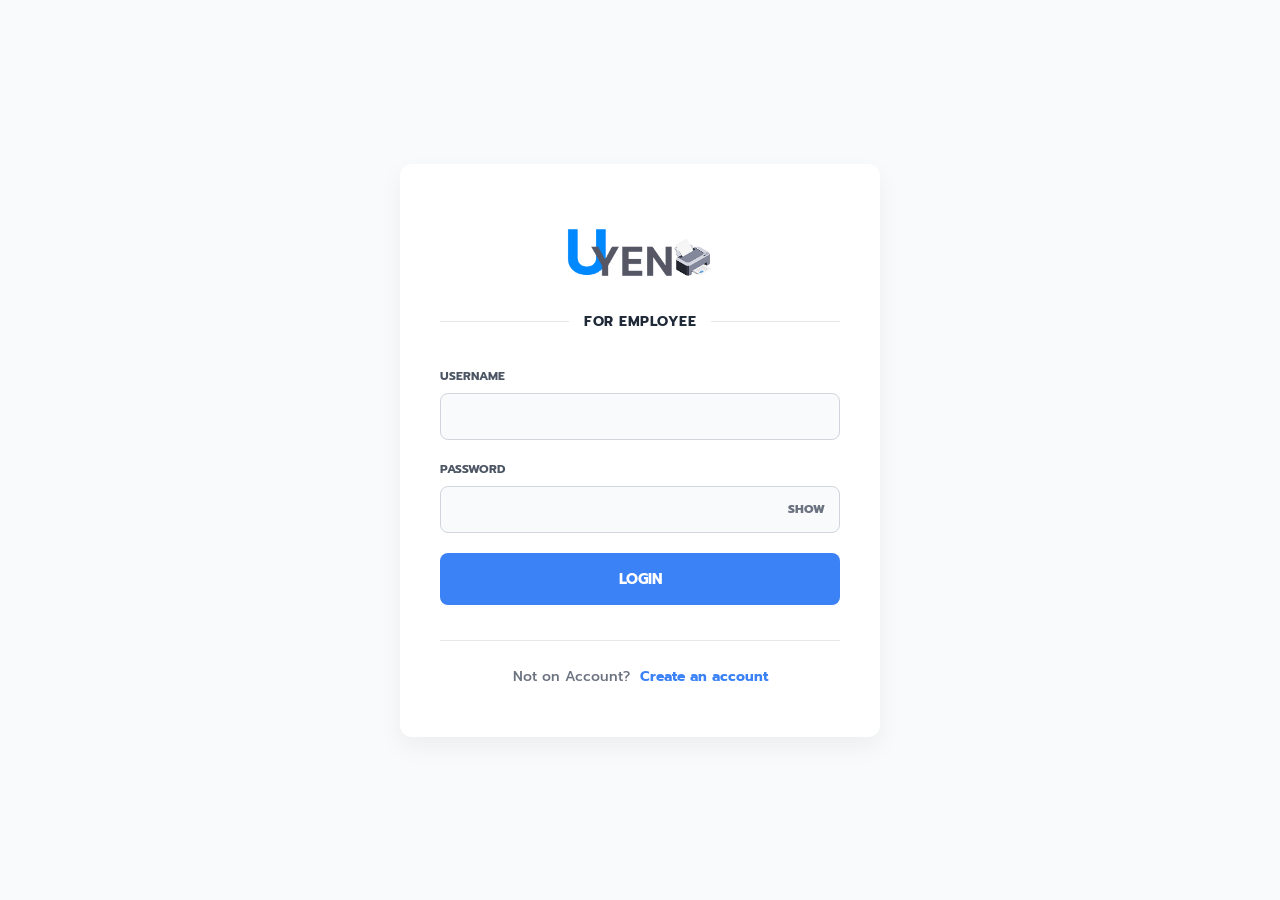
<file: index.html>
<!DOCTYPE html>
<html lang="th">

<head>
    <meta charset="UTF-8">
    <meta name="viewport" content="width=device-width, initial-scale=1.0">
    <title>Login - UYEN</title>
    <link rel="stylesheet" href="styles.css">
    <!-- นำเข้า Font 'Inter' และ 'Montserrat' จาก Google Fonts -->
    <link href="https://fonts.googleapis.com/css2?family=Prompt:wght@300;400;500;600;700;800&display=swap"
        rel="stylesheet">
</head>

<body>
    <div class="container">
        <div class="card">
            <!-- ส่วนของโลโก้ -->
            <div class="logo-section">
                <img src="Item/Group%20466.png" alt="UYEN Logo" class="logo-img">
                <div class="subtitle">
                    <span class="line"></span>
                    <span class="subtitle-text">FOR EMPLOYEE</span>
                    <span class="line"></span>
                </div>
            </div>

            <!-- ส่วนของแบบฟอร์ม -->
            <form class="form">
                <div class="input-group">
                    <label>USERNAME</label>
                    <input type="text" placeholder="" id="login-username" maxlength="50" oninput="validateUsername(this)">
                </div>

                <div class="input-group">
                    <label>PASSWORD</label>
                    <div class="password-wrapper">
                        <input type="password" placeholder="" id="login-pwd" maxlength="100" minlength="5" oninput="validatePassword(this)">
                        <span class="show-text" onclick="togglePassword('login-pwd', this)">SHOW</span>
                    </div>
                </div>

                <button type="button" class="btn-primary" onclick="handleLogin()">LOGIN</button>
            </form>

            <!-- เส้นคั่นที่ปรากฎในหน้า Login -->
            <hr class="divider">

            <!-- ลิงก์สำหรับไปหน้าสมัครสมาชิก -->
            <div class="footer-link">
                <p>Not on Account? <a href="signup.html">Create an account</a></p>
            </div>
        </div>
    </div>

    <!-- utils.js: showValidationError, togglePassword, validateUsername, validatePassword -->
    <script src="utils.js"></script>
    <script>
        // ─── Login Handler ───────────────────────────────────────────
        function handleLogin() {
            const userEl = document.getElementById('login-username');
            const pwdEl  = document.getElementById('login-pwd');
            const username = userEl.value.trim();
            const password = pwdEl.value;

            if (!username) {
                showValidationError(userEl, 'กรุณากรอก Username');
                return;
            }
            if (!password) {
                showValidationError(pwdEl, 'กรุณากรอก Password');
                return;
            }
            // ผ่าน → เข้าสู่ระบบ
            window.location.href = 'receive-print.html';
        }
    </script>
</body>

</html>
</file>
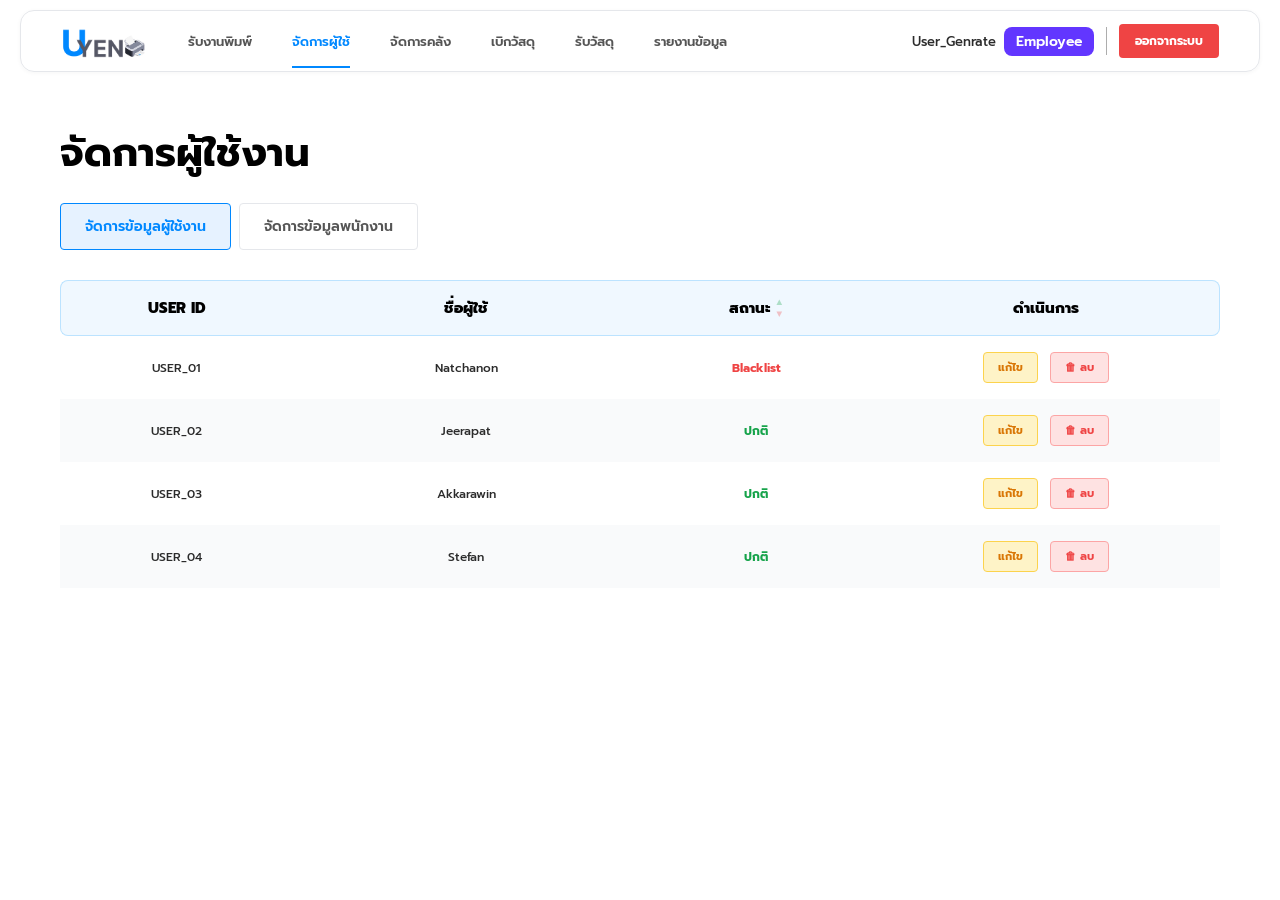
<file: dashboard.html>
<!DOCTYPE html>
<html lang="th">

<head>
    <meta charset="UTF-8">
    <meta name="viewport" content="width=device-width, initial-scale=1.0">
    <title>UYEN - Dashboard</title>
    <!-- Fonts: Inter and Montserrat -->
    <link href="https://fonts.googleapis.com/css2?family=Prompt:wght@300;400;500;600;700;800&display=swap"
        rel="stylesheet">
    <link rel="stylesheet" href="dashboard.css">
</head>

<body>
    <!-- Navbar -->
    <nav class="navbar">
        <div class="nav-left">
            <div class="nav-logo">
                <img src="Item/Group%20466.png" alt="logo" style="height: 40px;"
                    onerror="this.src='https://cdn-icons-png.flaticon.com/512/3214/3214341.png'">
            </div>
            <ul class="nav-links">
                <li><a href="receive-print.html">รับงานพิมพ์</a></li>
                <li class="active"><a href="dashboard.html">จัดการผู้ใช้</a></li>
                <li><a href="inventory.html">จัดการคลัง</a></li>
                <li><a href="withdraw.html">เบิกวัสดุ</a></li>
                <li><a href="receive-material.html">รับวัสดุ</a></li>

                <li><a href="report.html">รายงานข้อมูล</a></li>
            </ul>
        </div>
        <div class="nav-right" style="display: flex; align-items: center; gap: 12px;">
            <div style="display: flex; align-items: center; gap: 8px;">
                <span class="username" style="margin: 0; font-weight: 500;">User_Genrate</span>
                <span class="role-badge"
                    style="background-color: #6236FF; color: white; padding: 4px 12px; border-radius: 8px; font-size: 14px; font-weight: 600;">Employee</span>
            </div>
            <div style="width: 1px; height: 28px; background-color: #ADADAD;"></div>
            <button class="btn-logout" onclick="window.location.href='index.html'">ออกจากระบบ</button>
        </div>
    </nav>

    <!-- Main Content -->
    <main class="dashboard-main">
        <!-- Header -->
        <div class="page-header">
            <h1 id="page-title">จัดการผู้ใช้งาน</h1>
        </div>

        <!-- Controls (Tabs + Search) -->
        <div class="page-controls">
            <div class="tabs">
                <button class="tab-btn active" onclick="switchTab(1)" id="tab1-btn">จัดการข้อมูลผู้ใช้งาน</button>
                <button class="tab-btn" onclick="switchTab(2)" id="tab2-btn">จัดการข้อมูลพนักงาน</button>
            </div>
        </div>

        <!-- Table View 1 (Users) -->
        <div class="table-container" id="view-users">
            <table class="data-table">
                <thead>
                    <tr>
                        <th style="width: 20%;">USER ID</th>
                        <th style="width: 30%;">ชื่อผู้ใช้</th>
                        <th style="width: 20%;">
                            <div style="display: flex; align-items: center; justify-content: center; gap: 6px;">
                                สถานะ
                                <div style="display: flex; flex-direction: column; gap: 2px;">
                                    <button class="sort-up" onclick="sortByStatus('asc')" title="ปกติ">▲</button>
                                    <button class="sort-down" onclick="sortByStatus('desc')"
                                        title="Blacklist">▼</button>
                                </div>
                            </div>
                        </th>
                        <th style="width: 30%;">ดำเนินการ</th>
                    </tr>
                </thead>
                <tbody id="users-tbody">
                    <!-- Javascript will render rows here from state -->
                </tbody>
            </table>
        </div>

        <!-- Table View 2 (Employees) -->
        <div class="table-container" id="view-employees" style="display: none;">
            <table class="data-table">
                <thead>
                    <tr>
                        <th style="width: 15%;">USER ID</th>
                        <th style="width: 25%;">ชื่อผู้ใช้</th>
                        <th style="width: 20%;">ตำแหน่ง</th>
                        <th style="width: 15%;">เบอร์</th>
                        <th style="width: 25%;">ดำเนินการ</th>
                    </tr>
                </thead>
                <tbody id="employees-tbody">
                    <!-- Javascript will render rows here from state -->
                </tbody>
            </table>
        </div>
    </main>

    <!-- Modals -->

    <!-- Delete Modal -->
    <div class="modal-overlay" id="modal-delete" style="display: none;">
        <div class="modal delete-modal">
            <div class="modal-header modal-header-red">
                <h2>ยืนยันการลบ</h2>
            </div>
            <div class="modal-body delete-body">
                <p>คุณต้องการลบ ชื่อผู้ใช้ : <span id="delete-username-text" style="font-weight: 700;"></span> หรือไม่?
                </p>
                <div class="modal-actions-right">
                    <button class="btn-action btn-delete btn-delete-confirm" onclick="confirmDelete()">🗑 ลบ</button>
                    <button class="btn-action btn-cancel" onclick="closeModal('modal-delete')">ยกเลิก</button>
                </div>
            </div>
        </div>
    </div>

    <!-- Edit Modal -->
    <div class="modal-overlay" id="modal-edit" style="display: none;">
        <div class="modal" style="padding: 0; max-width: 600px;">
            <div class="modal-header modal-header-blue"
                style="background-color: #4f87ff; padding: 25px 30px; color: white;">
                <h2 id="edit-modal-title" style="font-size: 28px; font-weight: 700; margin-bottom: 5px;">Somyot</h2>
                <p id="edit-modal-subtitle" style="font-size: 14px; font-weight: 500;">แก้ไขผู้ใช้งาน</p>
            </div>
            <div class="modal-body" style="padding: 30px;">
                <form id="edit-form" class="form-grid" style="align-items: end;"
                    onsubmit="event.preventDefault(); confirmSaveUserData();">
                    <div class="input-group">
                        <label>Username</label>
                        <input type="text" id="edit-username" value="Somyot" placeholder="Username" maxlength="50"
                            oninput="validateUsername(this)">
                    </div>
                    <div class="input-group" id="group-role">
                        <label>ตำแหน่งงาน</label>
                        <div class="select-wrapper">
                            <select id="edit-role">
                                <option value="" disabled selected hidden>เลือกตำแหน่งงาน</option>
                                <option value="Admin">Admin</option>
                                <option value="พนักงาน">พนักงาน</option>
                                <option value="เจ้าของร้าน">เจ้าของร้าน</option>
                            </select>
                        </div>
                    </div>
                    <div class="input-group">
                        <label>Email</label>
                        <input type="text" id="edit-email" placeholder="example@email.com" maxlength="100"
                            autocomplete="off"
                            oninput="validateEmail(this)">
                    </div>
                    <div class="input-group">
                        <label>Phone No.</label>
                        <input type="tel" id="edit-phone" maxlength="16" placeholder="000 - 000 - 0000"
                            oninput="formatPhoneNumber(this)">
                    </div>
                    <div class="input-group">
                        <label>Password</label>
                        <input type="text" id="edit-password" placeholder="Password" maxlength="100" minlength="5"
                            oninput="validatePassword(this)">
                    </div>

                    <div class="edit-footer"
                        style="display: flex; justify-content: flex-end; align-items: flex-end; gap: 15px; height: 100%;">
                        <div class="input-group" id="status-group-container"
                            style="gap: 12px; margin-right: auto; flex-direction: row; align-items: center; display: none;">
                            <label style="font-size: 14px; color: #333; margin: 0;">สถานะ</label>
                            <div class="toggle-container" style="margin: 0;">
                                <button type="button" class="toggle-btn toggle-normal active"
                                    onclick="setToggle(this)">ปกติ</button>
                                <button type="button" class="toggle-btn toggle-blacklist"
                                    onclick="setToggle(this)">Blacklist</button>
                            </div>
                        </div>

                        <div class="modal-actions-right" style="margin-top: 0; display: flex; gap: 10px;">
                            <button type="submit" class="btn-action"
                                style="background-color: #dcfce7; color: #16a34a; border: 1px solid #22c55e; border-radius: 6px; padding: 8px 20px; font-weight: 700; font-size: 13px;">บันทึก</button>
                            <button type="button" class="btn-action" onclick="confirmCancelEdit()"
                                style="background-color: #fee2e2; color: #ef4444; border: 1px solid #ef4444; border-radius: 6px; padding: 8px 20px; font-weight: 700; font-size: 13px;">ปิด</button>
                        </div>
                    </div>
                </form>
            </div>
        </div>
    </div>



    <!-- Confirm Save Modal -->
    <div class="modal-overlay" id="modal-confirm-save" style="display: none; z-index: 2000;">
        <div class="modal" style="border-radius: 12px; overflow: hidden; border: none; max-width: 380px; padding: 0;">
            <div style="background-color: #26F977; padding: 20px 25px; color: white;">
                <h2 style="font-size: 20px; font-weight: 700; margin: 0;">ยืนยันการบันทึกข้อมูล</h2>
            </div>
            <div style="padding: 30px 25px; background-color: #fff; display: flex; flex-direction: column;">
                <h3 style="font-size: 16px; font-weight: 500; color: #000; margin-bottom: 30px; text-align: left; line-height: 1.6;">
                    คุณต้องการบันทึกข้อมูลของ <br> <span id="confirm-username" style="color: #26F977; font-weight: 700;">Username</span> ใช่หรือไม่ ?
                </h3>
                <div class="modal-actions-right" style="display: flex; justify-content: flex-end; gap: 10px;">
                    <button class="btn-action" style="background-color: #dcfce7; color: #16a34a; border: 1px solid #22c55e; border-radius: 6px; padding: 8px 16px; font-weight: 700; font-size: 13px;" onclick="executeSaveUserData()">บันทึกข้อมูลผู้ใช้</button>
                    <button type="button" class="btn-action" style="background-color: #fee2e2; color: #ef4444; border: 1px solid #ef4444; border-radius: 6px; padding: 8px 16px; font-weight: 700; font-size: 13px;" onclick="abortSaveUserData()">ยกเลิก</button>
                </div>
            </div>
        </div>
    </div>

    <!-- Success Modal -->
    <div class="modal-overlay" id="modal-success" style="display: none; z-index: 2000;">
        <div class="modal" style="border-radius: 12px; overflow: hidden; border: none; max-width: 260px; text-align: center;">
            <div style="background-color: #26F977; padding: 15px; color: white;">
                <h2 style="font-size: 18px; font-weight: 700; margin: 0;">บันทึกข้อมูลสำเร็จ</h2>
            </div>
            <div style="padding: 30px 15px 25px; background-color: #fff; display: flex; flex-direction: column; align-items: center;">
                <div style="width: 50px; height: 50px; border-radius: 50%; background-color: #26F977; display: flex; justify-content: center; align-items: center; margin-bottom: 20px;">
                    <div style="width: 14px; height: 26px; border: solid white; border-width: 0 4px 4px 0; transform: rotate(45deg); margin-bottom: 6px;"></div>
                </div>
                <h3 style="font-size: 16px; font-weight: 700; color: #1f2937; margin-bottom: 8px;">ข้อมูลได้รับการบันทึกแล้ว</h3>
                <p style="color: #9ca3af; font-size: 12px; font-weight: 500;">หน้าต่างจะถูกปิดใน 2 วินาที</p>
            </div>
        </div>
    </div>

    <!-- Cancel Confirm Modal -->
    <div class="modal-overlay" id="modal-cancel-confirm" style="display: none; z-index: 2000;">
        <div class="modal" style="border-radius: 12px; overflow: hidden; border: none; max-width: 380px; padding: 0;">
            <div style="background-color: #F30606; padding: 20px 25px; color: white;">
                <h2 style="font-size: 20px; font-weight: 700; margin: 0;">ยืนยันการยกเลิกบันทึกข้อมูล</h2>
            </div>
            <div style="padding: 30px 25px; background-color: #fff; display: flex; flex-direction: column;">
                <h3 style="font-size: 16px; font-weight: 500; color: #000; margin-bottom: 30px; text-align: left; line-height: 1.6;">
                    คุณต้องยืนยันการยกเลิกบันทึกข้อมูลของ <br> <span id="cancel-confirm-username" style="color: #F30606; font-weight: 700;">Username</span> ใช่หรือไม่ ?
                </h3>
                <div class="modal-actions-right" style="display: flex; justify-content: flex-end; gap: 10px;">
                    <button class="btn-action" style="background-color: #fee2e2; color: #ef4444; border: 1px solid #ef4444; border-radius: 6px; padding: 8px 16px; font-weight: 700; font-size: 13px;" onclick="executeCancelEdit()">ยกเลิกบันทึกข้อมูลผู้ใช้</button>
                    <button type="button" class="btn-action" style="background-color: #fff; color: #ef4444; border: 1px solid #ef4444; border-radius: 6px; padding: 8px 16px; font-weight: 700; font-size: 13px;" onclick="abortCancelEdit()">ยกเลิก</button>
                </div>
            </div>
        </div>
    </div>

    <!-- Cancel Success Modal -->
    <div class="modal-overlay" id="modal-cancel-success" style="display: none; z-index: 2000;">
        <div class="modal" style="border-radius: 12px; overflow: hidden; border: none; max-width: 260px; text-align: center;">
            <div style="background-color: #F30606; padding: 15px; color: white;">
                <h2 style="font-size: 18px; font-weight: 700; margin: 0;">ยกเลิกการบันทึกข้อมูลสำเร็จ</h2>
            </div>
            <div style="padding: 30px 15px 25px; background-color: #fff; display: flex; flex-direction: column; align-items: center;">
                <div style="width: 50px; height: 50px; border-radius: 50%; background-color: #F30606; display: flex; justify-content: center; align-items: center; margin-bottom: 20px;">
                    <svg xmlns="http://www.w3.org/2000/svg" width="26" height="26" viewBox="0 0 24 24" fill="none" stroke="white" stroke-width="2.5" stroke-linecap="round" stroke-linejoin="round">
                        <polyline points="23 4 23 10 17 10"></polyline>
                        <polyline points="1 20 1 14 7 14"></polyline>
                        <path d="M3.51 9a9 9 0 0 1 14.85-3.36L23 10M1 14l4.64 4.36A9 9 0 0 0 20.49 15"></path>
                    </svg>
                </div>
                <h3 style="font-size: 16px; font-weight: 700; color: #1f2937; margin-bottom: 8px;">ยกเลิกการบันทึกข้อมูลสำเร็จ</h3>
                <p style="color: #9ca3af; font-size: 12px; font-weight: 500;">หน้าต่างจะถูกปิดใน 2 วินาที</p>
            </div>
        </div>
    </div>

    <!-- Delete Success Modal -->
    <div class="modal-overlay" id="modal-delete-success" style="display: none; z-index: 2000;">
        <div class="modal" style="border-radius: 12px; overflow: hidden; border: none; max-width: 260px; text-align: center;">
            <div style="background-color: #F30606; padding: 15px; color: white;">
                <h2 style="font-size: 18px; font-weight: 700; margin: 0;">ลบข้อมูลสำเร็จ</h2>
            </div>
            <div style="padding: 30px 15px 25px; background-color: #fff; display: flex; flex-direction: column; align-items: center;">
                <div style="width: 50px; height: 50px; border-radius: 50%; background-color: #F30606; display: flex; justify-content: center; align-items: center; margin-bottom: 20px;">
                    <svg xmlns="http://www.w3.org/2000/svg" width="26" height="26" viewBox="0 0 24 24" fill="none" stroke="white" stroke-width="2.5" stroke-linecap="round" stroke-linejoin="round">
                        <polyline points="23 4 23 10 17 10"></polyline>
                        <polyline points="1 20 1 14 7 14"></polyline>
                        <path d="M3.51 9a9 9 0 0 1 14.85-3.36L23 10M1 14l4.64 4.36A9 9 0 0 0 20.49 15"></path>
                    </svg>
                </div>
                <h3 style="font-size: 16px; font-weight: 700; color: #1f2937; margin-bottom: 8px;">ลบข้อมูลผู้ใช้สำเร็จ</h3>
                <p style="color: #9ca3af; font-size: 12px; font-weight: 500;">หน้าต่างจะถูกปิดใน 2 วินาที</p>
            </div>
        </div>
    </div>

    <!-- utils.js: showValidationError, isValidEmail, togglePassword, validateUsername,
         validatePassword, validateEmail, formatPhoneNumber -->
    <script src="utils.js"></script>
    <script src="dashboard.js"></script>
    <script>
        function switchTab(tabIndex) {
            const btn1 = document.getElementById('tab1-btn');
            const btn2 = document.getElementById('tab2-btn');
            const view1 = document.getElementById('view-users');
            const view2 = document.getElementById('view-employees');
            const title = document.getElementById('page-title');

            if (tabIndex === 1) {
                btn1.classList.add('active');
                btn2.classList.remove('active');
                view1.style.display = 'block';
                view2.style.display = 'none';
                title.innerText = 'จัดการผู้ใช้งาน';
            } else {
                btn2.classList.add('active');
                btn1.classList.remove('active');
                view2.style.display = 'block';
                view1.style.display = 'none';
                title.innerText = 'จัดการข้อมูลพนักงาน';
            }
        }

        function openModal(modalId, username = '', role = '') {
            document.getElementById(modalId).style.display = 'flex';

            if (modalId === 'modal-delete' && username) {
                document.getElementById('delete-username-text').innerText = username;
            }
        }

        function setToggle(btn) {
            const container = btn.parentElement;
            const buttons = container.querySelectorAll('.toggle-btn');
            buttons.forEach(b => b.classList.remove('active'));
            btn.classList.add('active');
        }

        function closeModal(modalId) {
            document.getElementById(modalId).style.display = 'none';
        }

        let activeSortStatus = '';

        function sortByStatus(direction) {
            if (activeSortStatus === direction) {
                activeSortStatus = '';
                document.querySelectorAll('.sort-up, .sort-down').forEach(btn => btn.classList.remove('active'));
                // Restore original order by user ID
                users.sort((a, b) => a.id.localeCompare(b.id));
            } else {
                activeSortStatus = direction;
                document.querySelectorAll('.sort-up, .sort-down').forEach(btn => btn.classList.remove('active'));
                if (direction === 'asc') {
                    document.querySelector('.sort-up').classList.add('active');
                    users.sort((a, b) => {
                        if (a.status === b.status) return a.id.localeCompare(b.id);
                        return a.status === 'ปกติ' ? -1 : 1;
                    });
                } else if (direction === 'desc') {
                    document.querySelector('.sort-down').classList.add('active');
                    users.sort((a, b) => {
                        if (a.status === b.status) return a.id.localeCompare(b.id);
                        return a.status === 'Blacklist' ? -1 : 1;
                    });
                }
            }
            renderTables();
        }
    </script>
</body>

</html>
</file>
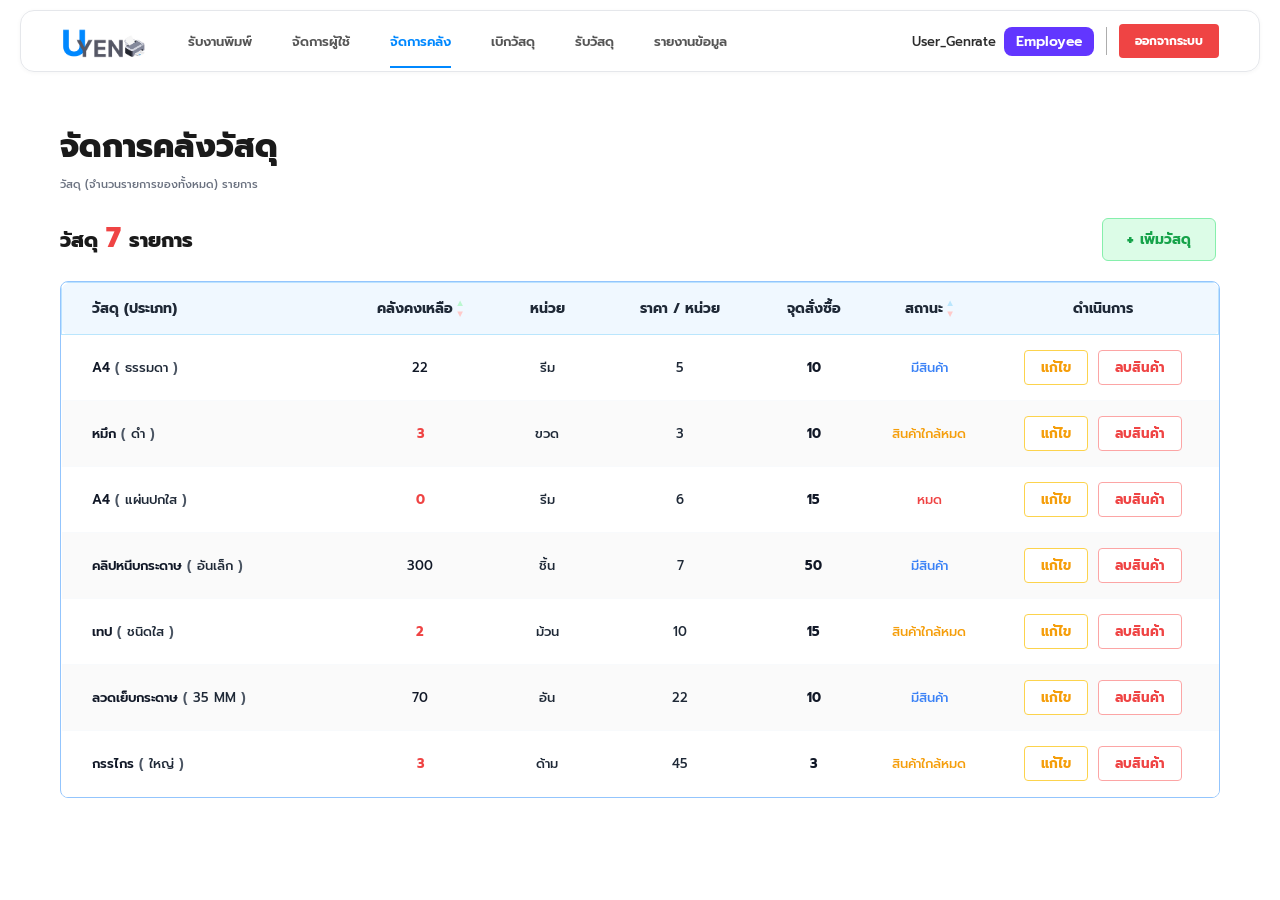
<file: inventory.html>
<!DOCTYPE html>
<html lang="th">

<head>
    <meta charset="UTF-8">
    <meta name="viewport" content="width=device-width, initial-scale=1.0">
    <title>UYEN - Inventory</title>
    <!-- Fonts -->
    <link href="https://fonts.googleapis.com/css2?family=Prompt:wght@300;400;500;600;700;800&display=swap"
        rel="stylesheet">
    <link rel="stylesheet" href="dashboard.css">
    <link rel="stylesheet" href="inventory.css">
    <style>
        .custom-table-row {
            transition: all 0.2s;
        }

        .custom-table-row:hover {
            background-color: #f1f5f9 !important;
        }

        .custom-btn-edit {
            color: #f59e0b;
            border: 1px solid #fcd34d;
            background-color: #fff;
            border-radius: 4px;
            padding: 6px 16px;
            font-weight: 700;
            cursor: pointer;
            margin-right: 5px;
            transition: all 0.2s;
        }

        .custom-btn-edit:hover {
            background-color: #fef3c7;
        }

        .custom-btn-delete {
            color: #ef4444;
            border: 1px solid #fca5a5;
            background-color: #fff;
            border-radius: 4px;
            padding: 6px 16px;
            font-weight: 700;
            cursor: pointer;
            transition: all 0.2s;
        }

        .custom-btn-delete:hover {
            background-color: #fee2e2;
        }
    </style>
</head>

<body>
    <!-- Navbar -->
    <nav class="navbar">
        <div class="nav-left">
            <div class="nav-logo">
                <img src="Item/Group%20466.png" alt="logo" style="height: 40px;"
                    onerror="this.src='https://cdn-icons-png.flaticon.com/512/3214/3214341.png'">
            </div>
            <ul class="nav-links">
                <li><a href="receive-print.html">รับงานพิมพ์</a></li>
                <li><a href="dashboard.html">จัดการผู้ใช้</a></li>
                <li class="active"><a href="inventory.html">จัดการคลัง</a></li>
                <li><a href="withdraw.html">เบิกวัสดุ</a></li>
                <li><a href="receive-material.html">รับวัสดุ</a></li>
                <li><a href="report.html">รายงานข้อมูล</a></li>
            </ul>
        </div>
        <div class="nav-right" style="display: flex; align-items: center; gap: 12px;">
            <div style="display: flex; align-items: center; gap: 8px;">
                <span class="username" style="margin: 0; font-weight: 500;">User_Genrate</span>
                <span class="role-badge"
                    style="background-color: #6236FF; color: white; padding: 4px 12px; border-radius: 8px; font-size: 14px; font-weight: 600;">Employee</span>
            </div>
            <div style="width: 1px; height: 28px; background-color: #ADADAD;"></div>
            <button class="btn-logout" onclick="window.location.href='index.html'">ออกจากระบบ</button>
        </div>
    </nav>

    <!-- Main Content -->
    <main class="dashboard-main">
        <!-- Header -->
        <div class="page-header" style="flex-direction: column; align-items: flex-start; margin-bottom: 25px;">
            <h1 id="page-title" style="font-size: 32px; margin-bottom: 5px; font-weight: 800; color: #1a1a1a;">
                จัดการคลังวัสดุ</h1>
            <p style="font-size: 11px; color: #6b7280; font-weight: 500;">วัสดุ (จำนวนรายการของทั้งหมด) รายการ</p>
        </div>

        <!-- Summary, Search & Add Button Row -->
        <div style="display: flex; justify-content: space-between; align-items: center; margin-bottom: 20px;">
            <div style="display: flex; align-items: baseline; gap: 8px;">
                <span style="font-size: 20px; font-weight: 800; color: #1a1a1a;">วัสดุ</span>
                <span id="total-item-count"
                    style="font-size: 28px; font-weight: 800; color: #ef4444; line-height: 1;">7</span>
                <span style="font-size: 20px; font-weight: 800; color: #1a1a1a;">รายการ</span>
            </div>
            <div style="display: flex; align-items: center; gap: 15px;">

                <button class="btn-action"
                    style="background-color: #dcfce7; color: #16a34a; border: 1px solid #86efac; border-radius: 6px; padding: 10px 24px; font-weight: 700; font-size: 14px; cursor: pointer; display: flex; align-items: center; justify-content: center; gap: 6px; white-space: nowrap;"
                    onclick="openAddMaterialModal()">
                    <span style="font-size: 16px; font-weight: 800; line-height: 1;">+</span> เพิ่มวัสดุ
                </button>
            </div>
        </div>

        <!-- Table -->
        <div class="table-wrapper"
            style="width: 100%; border: 1px solid #93c5fd; border-radius: 8px; overflow: hidden; background-color: #fff;">
            <table class="data-table inventory-table"
                style="width: 100%; table-layout: fixed; border-collapse: collapse;">
                <thead style="background-color: #f0f9ff; border-bottom: 1px solid #93c5fd;">
                    <tr>
                        <th
                            style="width: 25%; text-align: left; padding-left: 30px; color: #111827; font-size: 14px; padding-top: 15px; padding-bottom: 15px;">
                            วัสดุ (ประเภท)</th>
                        <th style="width: 12%; color: #111827; font-size: 14px;">
                            <div style="display: flex; align-items: center; justify-content: center; gap: 4px;">
                                คลังคงเหลือ
                                <span
                                    style="display: inline-flex; flex-direction: column; gap: 1px; line-height: 1; cursor: pointer;">
                                    <span id="arrow-stock-up" onclick="sortByStock('desc')" title="มากไปน้อย"
                                        style="font-size: 10px; color: #bbf7d0; cursor: pointer; user-select: none; transition: color 0.2s;">▲</span>
                                    <span id="arrow-stock-down" onclick="sortByStock('asc')" title="น้อยไปมาก"
                                        style="font-size: 10px; color: #fecaca; cursor: pointer; user-select: none; transition: color 0.2s;">▼</span>
                                </span>
                            </div>
                        </th>
                        <th style="width: 10%; color: #111827; font-size: 14px;">หน่วย</th>
                        <th style="width: 13%; color: #111827; font-size: 14px;">ราคา / หน่วย</th>
                        <th style="width: 10%; color: #111827; font-size: 14px;">จุดสั่งซื้อ</th>
                        <th style="width: 10%; color: #111827; font-size: 14px;">
                            <div style="display: flex; align-items: center; justify-content: center; gap: 4px;">
                                สถานะ
                                <span
                                    style="display: inline-flex; flex-direction: column; gap: 1px; line-height: 1; cursor: pointer;">
                                    <span id="arrow-status-up" onclick="sortByStatus('instock')" title="มีวัสดุก่อน"
                                        style="font-size: 10px; color: #bae6fd; cursor: pointer; user-select: none; transition: color 0.2s;">▲</span>
                                    <span id="arrow-status-down" onclick="sortByStatus('low')" title="วัสดุใกล้หมดก่อน"
                                        style="font-size: 10px; color: #fecaca; cursor: pointer; user-select: none; transition: color 0.2s;">▼</span>
                                </span>
                            </div>
                        </th>
                        <th style="width: 20%; color: #111827; font-size: 14px;">ดำเนินการ</th>
                    </tr>
                </thead>
                <tbody>
                    <tr class="custom-table-row" style="background-color: #fff; border-bottom: 1px solid #fff;">
                        <td
                            style="text-align: left; padding-left: 30px; word-break: break-word; overflow-wrap: break-word;">
                            <span class="item-name" style="font-weight: 600; color: #111827;">A4</span> <span
                                style="font-weight: 600; color: #4b5563;">( <span class="item-type">ธรรมดา</span>
                                )</span></td>
                        <td class="qty-remaining">22</td>
                        <td class="item-unit">รีม</td>
                        <td class="item-price">5</td>
                        <td class="reorder-point" style="font-weight: 700; color: #111827;">10</td>
                        <td><span class="status-instock" style="color: #3b82f6; font-weight: 600;">มีสินค้า</span></td>
                        <td>
                            <button class="custom-btn-edit" onclick="openSettingsModal(this)">แก้ไข</button>
                            <button class="custom-btn-delete" onclick="openDeleteMaterialModal(this)">ลบสินค้า</button>
                        </td>
                    </tr>
                    <tr class="custom-table-row" style="background-color: #fafafa; border-bottom: 1px solid #fafafa;">
                        <td style="text-align: left; padding-left: 30px;"><span class="item-name"
                                style="font-weight: 600; color: #111827;">หมึก</span> <span
                                style="font-weight: 600; color: #4b5563;">( <span class="item-type">ดำ</span>
                                )</span></td>
                        <td class="qty-remaining" style="color: #ef4444; font-weight: 700;">3</td>
                        <td class="item-unit">ขวด</td>
                        <td class="item-price">3</td>
                        <td class="reorder-point" style="font-weight: 700; color: #111827;">10</td>
                        <td><span class="status-low" style="color: #f59e0b; font-weight: 600;">สินค้าใกล้หมด</span></td>
                        <td>
                            <button class="custom-btn-edit" onclick="openSettingsModal(this)">แก้ไข</button>
                            <button class="custom-btn-delete" onclick="openDeleteMaterialModal(this)">ลบสินค้า</button>
                        </td>
                    </tr>
                    <tr class="custom-table-row" style="background-color: #fff; border-bottom: 1px solid #fff;">
                        <td style="text-align: left; padding-left: 30px;"><span class="item-name"
                                style="font-weight: 600; color: #111827;">A4</span> <span
                                style="font-weight: 600; color: #4b5563;">( <span class="item-type">แผ่นปกใส</span>
                                )</span></td>
                        <td class="qty-remaining" style="color: #ef4444; font-weight: 700;">0</td>
                        <td class="item-unit">รีม</td>
                        <td class="item-price">6</td>
                        <td class="reorder-point" style="font-weight: 700; color: #111827;">15</td>
                        <td><span class="status-out" style="color: #ef4444; font-weight: 600;">หมด</span></td>
                        <td>
                            <button class="custom-btn-edit" onclick="openSettingsModal(this)">แก้ไข</button>
                            <button class="custom-btn-delete" onclick="openDeleteMaterialModal(this)">ลบสินค้า</button>
                        </td>
                    </tr>
                    <tr class="custom-table-row" style="background-color: #fafafa; border-bottom: 1px solid #fafafa;">
                        <td style="text-align: left; padding-left: 30px;"><span class="item-name"
                                style="font-weight: 600; color: #111827;">คลิปหนีบกระดาษ</span> <span
                                style="font-weight: 600; color: #4b5563;">( <span class="item-type">อันเล็ก</span>
                                )</span></td>
                        <td class="qty-remaining">300</td>
                        <td class="item-unit">ชิ้น</td>
                        <td class="item-price">7</td>
                        <td class="reorder-point" style="font-weight: 700; color: #111827;">50</td>
                        <td><span class="status-instock" style="color: #3b82f6; font-weight: 600;">มีสินค้า</span></td>
                        <td>
                            <button class="custom-btn-edit" onclick="openSettingsModal(this)">แก้ไข</button>
                            <button class="custom-btn-delete" onclick="openDeleteMaterialModal(this)">ลบสินค้า</button>
                        </td>
                    </tr>
                    <tr class="custom-table-row" style="background-color: #fff; border-bottom: 1px solid #fff;">
                        <td style="text-align: left; padding-left: 30px;"><span class="item-name"
                                style="font-weight: 600; color: #111827;">เทป</span> <span
                                style="font-weight: 600; color: #4b5563;">( <span class="item-type">ชนิดใส</span>
                                )</span></td>
                        <td class="qty-remaining" style="color: #ef4444; font-weight: 700;">2</td>
                        <td class="item-unit">ม้วน</td>
                        <td class="item-price">10</td>
                        <td class="reorder-point" style="font-weight: 700; color: #111827;">15</td>
                        <td><span class="status-low" style="color: #f59e0b; font-weight: 600;">สินค้าใกล้หมด</span></td>
                        <td>
                            <button class="custom-btn-edit" onclick="openSettingsModal(this)">แก้ไข</button>
                            <button class="custom-btn-delete" onclick="openDeleteMaterialModal(this)">ลบสินค้า</button>
                        </td>
                    </tr>
                    <tr class="custom-table-row" style="background-color: #fafafa; border-bottom: 1px solid #fafafa;">
                        <td style="text-align: left; padding-left: 30px;"><span class="item-name"
                                style="font-weight: 600; color: #111827;">ลวดเย็บกระดาษ</span> <span
                                style="font-weight: 600; color: #4b5563;">( <span class="item-type">35 MM</span>
                                )</span></td>
                        <td class="qty-remaining">70</td>
                        <td class="item-unit">อัน</td>
                        <td class="item-price">22</td>
                        <td class="reorder-point" style="font-weight: 700; color: #111827;">10</td>
                        <td><span class="status-instock" style="color: #3b82f6; font-weight: 600;">มีสินค้า</span></td>
                        <td>
                            <button class="custom-btn-edit" onclick="openSettingsModal(this)">แก้ไข</button>
                            <button class="custom-btn-delete" onclick="openDeleteMaterialModal(this)">ลบสินค้า</button>
                        </td>
                    </tr>
                    <tr class="custom-table-row" style="background-color: #fff; border-bottom: 1px solid #fff;">
                        <td style="text-align: left; padding-left: 30px;"><span class="item-name"
                                style="font-weight: 600; color: #111827;">กรรไกร</span> <span
                                style="font-weight: 600; color: #4b5563;">( <span class="item-type">ใหญ่</span> )</span>
                        </td>
                        <td class="qty-remaining" style="color: #ef4444; font-weight: 700;">3</td>
                        <td class="item-unit">ด้าม</td>
                        <td class="item-price">45</td>
                        <td class="reorder-point" style="font-weight: 700; color: #111827;">3</td>
                        <td><span class="status-low" style="color: #f59e0b; font-weight: 600;">สินค้าใกล้หมด</span></td>
                        <td>
                            <button class="custom-btn-edit" onclick="openSettingsModal(this)">แก้ไข</button>
                            <button class="custom-btn-delete" onclick="openDeleteMaterialModal(this)">ลบสินค้า</button>
                        </td>
                    </tr>
                </tbody>
            </table>
        </div>
    </main>

    <!-- Add Material Modal -->
    <div class="modal-overlay" id="modal-add-material" style="display: none;">
        <div class="modal"
            style="padding: 0; max-width: 600px; border-radius: 12px; overflow: hidden; border: 2px solid #3b6592; background-color: #fff;">
            <div style="background-color: #3b6592; padding: 25px 30px; color: white;">
                <h2 style="font-size: 24px; font-weight: 700; margin: 0; text-align: center;">
                    ต้องการเพิ่มวัสดุใช่หรือไม่</h2>
            </div>
            <div class="modal-body" style="padding: 30px;">
                <form onsubmit="event.preventDefault();" style="display: flex; flex-direction: column; gap: 20px;">
                    <div class="input-group" style="margin: 0;">
                        <label style="font-weight: 800; color: #374151;">ชนิด วัสดุ</label>
                        <input type="text" id="add-material-name" value="" maxlength="100"
                            style="color: #0ea5e9; font-weight: 400; width: 100%; border: 1px solid #e2e8f0; border-radius: 6px; padding: 10px; box-sizing: border-box;">
                    </div>
                    <div class="input-group custom-dropdown-container" style="margin: 0; position: relative;">
                        <label style="font-weight: 800; color: #374151;">หน่วย</label>
                        <input type="text" id="add-material-unit" readonly placeholder="เลือกหน่วย"
                            style="color: #0ea5e9; font-weight: 400; width: 100%; border: 1px solid #e2e8f0; border-radius: 6px; padding: 10px; cursor: pointer; box-sizing: border-box; outline: none; background-color: white;"
                            onclick="toggleUnitDropdown('list-add-unit')" />
                        <svg style="position: absolute; right: 12px; top: 38px; pointer-events: none;" width="20"
                            height="20" xmlns="http://www.w3.org/2000/svg">
                            <path d="M5 8l5 5 5-5" stroke="#9ca3af" stroke-width="2" fill="none" stroke-linecap="round"
                                stroke-linejoin="round" />
                        </svg>
                        <ul id="list-add-unit" class="custom-dropdown-list"
                            style="display: none; position: absolute; top: 100%; left: 0; z-index: 9999; width: 100%; max-height: 280px; overflow-y: auto; background: white; border: 1px solid #cbd5e1; border-radius: 6px; box-shadow: 0 10px 15px -3px rgba(0,0,0,0.1); padding: 0; margin: 4px 0 0 0; list-style: none;">
                        </ul>
                    </div>
                    <div class="input-group" style="margin: 0;">
                        <label style="font-weight: 800; color: #374151;">ราคา/หน่วย</label>
                        <input type="text" id="add-material-price" value="" oninput="validatePrice(this)"
                            style="color: #0ea5e9; font-weight: 400; width: 100%; border: 1px solid #e2e8f0; border-radius: 6px; padding: 10px; box-sizing: border-box;">
                    </div>
                    <div class="input-group" style="margin: 0;">
                        <label style="font-weight: 800; color: #374151;">จุดสั่งซื้อ</label>
                        <input type="text" id="add-material-reorder" value="" oninput="validatePrice(this)"
                            style="color: #0ea5e9; font-weight: 400; width: 100%; border: 1px solid #e2e8f0; border-radius: 6px; padding: 10px; box-sizing: border-box;">
                    </div>
                    <div class="input-group" style="margin: 0; margin-bottom: 10px;">
                        <label style="font-weight: 800; color: #374151;">คลังวัสดุคงเหลือ</label>
                        <input type="text" id="add-material-qty" value="0" oninput="validatePrice(this)"
                            style="color: #0ea5e9; font-weight: 400; width: 100%; border: 1px solid #e2e8f0; border-radius: 6px; padding: 10px; box-sizing: border-box;">
                    </div>
                    <div class="modal-actions-right"
                        style="display: flex; justify-content: flex-end; gap: 15px; margin-top: 5px;">
                        <button type="button" class="btn-action"
                            style="background-color: #dcfce7; color: #16a34a; border: 1px solid #22c55e; border-radius: 6px; padding: 10px 40px; font-weight: 700; font-size: 14px; cursor: pointer; transition: all 0.2s;"
                            onclick="initiateSaveMaterial('add')">บันทึก</button>
                        <button type="button" class="btn-action"
                            style="background-color: #fff; color: #ef4444; border: 1px solid #fca5a5; border-radius: 6px; padding: 10px 40px; font-weight: 700; font-size: 14px; cursor: pointer; transition: all 0.2s;"
                            onclick="initiateCancelMaterial('add')">ยกเลิก</button>
                    </div>
                </form>
            </div>
        </div>
    </div>

    <!-- Settings Modal -->
    <div class="modal-overlay" id="modal-settings" style="display: none;">
        <div class="modal"
            style="padding: 0; max-width: 600px; border-radius: 12px; overflow: hidden; border: none; background-color: #fff;">
            <div style="background-color: #32639C; padding: 25px 30px; border-radius: 12px 12px 0 0;">
                <h2 id="modal-settings-title" style="font-size: 28px; font-weight: 700; margin: 0; color: #ffffff;">
                    ตั้งค่าวัสดุ</h2>
            </div>
            <div class="modal-body" style="padding: 30px;">
                <form onsubmit="event.preventDefault();" style="display: flex; flex-direction: column; gap: 20px;">

                    <div class="input-group" style="margin: 0;">
                        <label style="font-weight: 800; color: #374151;">ชนิด วัสดุ</label>
                        <input type="text" id="edit-material-combined" value="A4 ( ร้อยปอนด์ )" maxlength="100"
                            style="color: #0ea5e9; font-weight: 400; width: 100%; border: 1px solid #e2e8f0; border-radius: 6px; padding: 10px; box-sizing: border-box;">
                    </div>

                    <div class="input-group custom-dropdown-container" style="margin: 0; position: relative;">
                        <label style="font-weight: 800; color: #374151;">หน่วย</label>
                        <input type="text" id="edit-material-unit" readonly placeholder="เลือกหน่วย"
                            style="color: #0ea5e9; font-weight: 400; width: 100%; border: 1px solid #e2e8f0; border-radius: 6px; padding: 10px; cursor: pointer; box-sizing: border-box; outline: none; background-color: white;"
                            onclick="toggleUnitDropdown('list-edit-unit')" />
                        <svg style="position: absolute; right: 12px; top: 38px; pointer-events: none;" width="20"
                            height="20" xmlns="http://www.w3.org/2000/svg">
                            <path d="M5 8l5 5 5-5" stroke="#9ca3af" stroke-width="2" fill="none" stroke-linecap="round"
                                stroke-linejoin="round" />
                        </svg>
                        <ul id="list-edit-unit" class="custom-dropdown-list"
                            style="display: none; position: absolute; top: 100%; left: 0; z-index: 9999; width: 100%; max-height: 200px; overflow-y: auto; background: white; border: 1px solid #cbd5e1; border-radius: 6px; box-shadow: 0 10px 15px -3px rgba(0,0,0,0.1); padding: 0; margin: 4px 0 0 0; list-style: none;">
                        </ul>
                    </div>

                    <div class="input-group" style="margin: 0;">
                        <label style="font-weight: 800; color: #374151;">ราคา/หน่วย</label>
                        <input type="text" id="edit-material-price" value="25" oninput="validatePrice(this)"
                            style="color: #0ea5e9; font-weight: 400; width: 100%; border: 1px solid #e2e8f0; border-radius: 6px; padding: 10px; box-sizing: border-box;">
                    </div>

                    <div class="input-group" style="margin: 0;">
                        <label style="font-weight: 800; color: #374151;">จุดสั่งซื้อ</label>
                        <input type="text" id="edit-material-reorder" value="50" oninput="validatePrice(this)"
                            style="color: #0ea5e9; font-weight: 400; width: 100%; border: 1px solid #e2e8f0; border-radius: 6px; padding: 10px; box-sizing: border-box;">
                    </div>

                    <div class="input-group" style="margin: 0; margin-bottom: 10px;">
                        <label style="font-weight: 800; color: #374151;">คลังวัสดุคงเหลือ</label>
                        <input type="text" id="edit-material-qty" value="5" oninput="validatePrice(this)"
                            style="color: #0ea5e9; font-weight: 400; width: 100%; border: 1px solid #e2e8f0; border-radius: 6px; padding: 10px; box-sizing: border-box;">
                    </div>

                    <div class="modal-actions-right" style="display: flex; justify-content: flex-end; gap: 10px;">
                        <button type="button" id="btn-save-material" class="btn-action"
                            style="background-color: #dcfce7; color: #16a34a; border: 1px solid #22c55e; border-radius: 6px; padding: 8px 25px; font-weight: 700; font-size: 14px; cursor: pointer; transition: all 0.2s;"
                            onclick="initiateSaveMaterial('edit')">บันทึกข้อมูลวัสดุ</button>
                        <button type="button" class="btn-action"
                            style="background-color: #fff; color: #ef4444; border: 1px solid #fca5a5; border-radius: 6px; padding: 8px 30px; font-weight: 700; font-size: 14px; cursor: pointer; transition: all 0.2s;"
                            onclick="initiateCancelMaterial('edit')">ยกเลิก</button>
                    </div>
                </form>
            </div>
        </div>
    </div>

    <!-- Status Modals -->
    <!-- Success -->
    <!-- Success -->
    <div class="modal-overlay" id="modal-success" style="display: none; z-index: 2000;">
        <div class="modal status-modal"
            style="border-radius: 12px; overflow: hidden; border: none; max-width: 260px; text-align: center;">
            <div style="background-color: #26F977; padding: 15px; color: white;">
                <h2 style="font-size: 18px; font-weight: 700; margin: 0;">บันทึกข้อมูลวัสดุสำเร็จ</h2>
            </div>
            <div
                style="padding: 30px 15px 25px; background-color: #fff; display: flex; flex-direction: column; align-items: center;">
                <div
                    style="width: 50px; height: 50px; border-radius: 50%; background-color: #26F977; display: flex; justify-content: center; align-items: center; margin-bottom: 20px;">
                    <div
                        style="width: 14px; height: 26px; border: solid white; border-width: 0 4px 4px 0; transform: rotate(45deg); margin-bottom: 6px;">
                    </div>
                </div>
                <h3 style="font-size: 16px; font-weight: 700; color: #1f2937; margin-bottom: 8px;">
                    ข้อมูลวัสดุได้รับการบันทึกแล้ว</h3>
                <p style="color: #9ca3af; font-size: 12px; font-weight: 500;">หน้าต่างจะถูกปิดใน 2 วินาที</p>
            </div>
        </div>
    </div>

    <!-- Error Upload -->
    <div class="modal-overlay" id="modal-error-upload" style="display: none; z-index: 2000;">
        <div class="modal status-modal"
            style="border-radius: 12px; overflow: hidden; border: none; max-width: 260px; text-align: center;">
            <div style="background-color: #ef4444; padding: 15px; color: white;">
                <h2 style="font-size: 18px; font-weight: 700; margin: 0;">อัพโหลดรูปภาพไม่สำเร็จ</h2>
            </div>
            <div
                style="padding: 30px 15px 25px; background-color: #fff; display: flex; flex-direction: column; align-items: center;">
                <div
                    style="width: 50px; height: 50px; border-radius: 50%; background-color: #ef4444; color: white; display: flex; justify-content: center; align-items: center; margin-bottom: 20px;">
                    <div style="font-size: 30px; font-weight: bold; line-height: 1; padding-bottom: 8px;">⬆</div>
                </div>
                <h3 style="font-size: 16px; font-weight: 700; color: #1f2937; margin-bottom: 8px;">
                    ไม่สามารถอัพโหลดรูปภาพได้</h3>
                <p style="color: #9ca3af; font-size: 12px; font-weight: 500;">หน้าต่างจะถูกปิดใน 2 วินาที</p>
            </div>
        </div>
    </div>

    <!-- Error Save -->
    <div class="modal-overlay" id="modal-error-save" style="display: none; z-index: 2000;">
        <div class="modal status-modal"
            style="border-radius: 12px; overflow: hidden; border: none; max-width: 260px; text-align: center;">
            <div style="background-color: #ef4444; padding: 15px; color: white;">
                <h2 style="font-size: 18px; font-weight: 700; margin: 0;">บันทึกวัสดุไม่สำเร็จ</h2>
            </div>
            <div
                style="padding: 30px 15px 25px; background-color: #fff; display: flex; flex-direction: column; align-items: center;">
                <div
                    style="width: 50px; height: 50px; border-radius: 50%; background-color: #ef4444; color: white; display: flex; justify-content: center; align-items: center; margin-bottom: 20px;">
                    <div style="font-size: 30px; font-weight: bold; line-height: 1;">♻</div>
                </div>
                <h3 style="font-size: 16px; font-weight: 700; color: #1f2937; margin-bottom: 8px;">
                    ไม่สามารถบันทึกข้อมูลได้</h3>
                <p style="color: #9ca3af; font-size: 12px; font-weight: 500;">หน้าต่างจะถูกปิดใน 2 วินาที</p>
            </div>
        </div>
    </div>

    <!-- Delete Material Modal -->
    <div class="modal-overlay" id="modal-delete-material" style="display: none;">
        <div class="modal"
            style="padding: 0; max-width: 600px; border-radius: 12px; overflow: hidden; border: none; background-color: #fff;">
            <div style="background-color: #ff0000; padding: 25px 30px; color: white;">
                <h2 style="font-size: 24px; font-weight: 700; margin: 0; text-align: center;">ต้องการลบวัสดุใช่หรือไม่
                </h2>
            </div>
            <div class="modal-body" style="padding: 30px;">
                <form onsubmit="event.preventDefault();" style="display: flex; flex-direction: column; gap: 20px;">
                    <div class="input-group" style="margin: 0;">
                        <label style="font-weight: 800; color: #374151;">ชนิด วัสดุ</label>
                        <input type="text" id="delete-material-combined" value="" readonly
                            style="background-color: #f1f5f9; color: #64748b; font-weight: 400; cursor: not-allowed; width: 100%; border: 1px solid #e2e8f0; border-radius: 6px; padding: 10px; box-sizing: border-box;">
                    </div>
                    <div class="input-group" style="margin: 0;">
                        <label style="font-weight: 800; color: #374151;">หน่วย</label>
                        <input type="text" id="delete-material-unit" value="" readonly
                            style="background-color: #f1f5f9; color: #64748b; font-weight: 400; cursor: not-allowed; width: 100%; border: 1px solid #e2e8f0; border-radius: 6px; padding: 10px; box-sizing: border-box;">
                    </div>
                    <div class="input-group" style="margin: 0;">
                        <label style="font-weight: 800; color: #374151;">ราคา/หน่วย</label>
                        <input type="text" id="delete-material-price" value="" readonly
                            style="background-color: #f1f5f9; color: #64748b; font-weight: 400; cursor: not-allowed; width: 100%; border: 1px solid #e2e8f0; border-radius: 6px; padding: 10px; box-sizing: border-box;">
                    </div>
                    <div class="input-group" style="margin: 0;">
                        <label style="font-weight: 800; color: #374151;">จุดสั่งซื้อ</label>
                        <input type="text" id="delete-material-reorder" value="" readonly
                            style="background-color: #f1f5f9; color: #64748b; font-weight: 400; cursor: not-allowed; width: 100%; border: 1px solid #e2e8f0; border-radius: 6px; padding: 10px; box-sizing: border-box;">
                    </div>
                    <div class="input-group" style="margin: 0; margin-bottom: 10px;">
                        <label style="font-weight: 800; color: #374151;">คลังวัสดุคงเหลือ</label>
                        <input type="text" id="delete-material-qty" value="" readonly
                            style="background-color: #f1f5f9; color: #64748b; font-weight: 400; cursor: not-allowed; width: 100%; border: 1px solid #e2e8f0; border-radius: 6px; padding: 10px; box-sizing: border-box;">
                    </div>
                    <div class="modal-actions-center"
                        style="display: flex; justify-content: center; gap: 15px; margin-top: 5px;">
                        <button class="btn-action"
                            style="background-color: #fff; color: #ef4444; border: 1px solid #ef4444; border-radius: 6px; padding: 10px 40px; font-weight: 700; font-size: 14px; cursor: pointer; transition: all 0.2s;"
                            onclick="confirmDelete()">ยืนยันลบข้อมูลวัสดุ</button>
                        <button class="btn-action"
                            style="background-color: #fff; color: #374151; border: 1px solid #6b7280; border-radius: 6px; padding: 10px 40px; font-weight: 700; font-size: 14px; cursor: pointer; transition: all 0.2s;"
                            onclick="closeModal('modal-delete-material')">ยกเลิก</button>
                    </div>
                </form>
            </div>
        </div>
    </div>

    <!-- Delete Success -->
    <div class="modal-overlay" id="modal-delete-success" style="display: none; z-index: 2000;">
        <div class="modal status-modal"
            style="border-radius: 12px; overflow: hidden; border: none; max-width: 260px; text-align: center;">
            <div style="background-color: #ef4444; padding: 15px; color: white;">
                <h2 style="font-size: 18px; font-weight: 700; margin: 0;">ลบวัสดุสำเร็จ</h2>
            </div>
            <div
                style="padding: 30px 15px 25px; background-color: #fff; display: flex; flex-direction: column; align-items: center;">
                <div
                    style="width: 50px; height: 50px; border-radius: 50%; background-color: #ef4444; color: white; display: flex; justify-content: center; align-items: center; margin-bottom: 20px;">
                    <div style="font-size: 30px; font-weight: bold; line-height: 1;">♻</div>
                </div>
                <h3 style="font-size: 16px; font-weight: 700; color: #1f2937; margin-bottom: 8px;">
                    ข้อมูลถูกลบสำเร็จแล้ว</h3>
                <p style="color: #9ca3af; font-size: 12px; font-weight: 500;">หน้าต่างจะถูกปิดใน 2 วินาที</p>
            </div>
        </div>
    </div>

    <!-- Delete Error -->
    <div class="modal-overlay" id="modal-delete-error" style="display: none; z-index: 2000;">
        <div class="modal status-modal"
            style="border-radius: 12px; overflow: hidden; border: none; max-width: 260px; text-align: center;">
            <div style="background-color: #f59e0b; padding: 15px; color: white;">
                <h2 style="font-size: 18px; font-weight: 700; margin: 0;">ลบวัสดุไม่สำเร็จ</h2>
            </div>
            <div
                style="padding: 30px 15px 25px; background-color: #fff; display: flex; flex-direction: column; align-items: center;">
                <div
                    style="width: 50px; height: 50px; border-radius: 50%; background-color: #f59e0b; color: white; display: flex; justify-content: center; align-items: center; margin-bottom: 20px;">
                    <div style="font-size: 30px; font-weight: bold; line-height: 1;">♻</div>
                </div>
                <h3 style="font-size: 16px; font-weight: 700; color: #1f2937; margin-bottom: 8px;">ข้อมูลถูกลบไม่สำเร็จ
                </h3>
                <p style="color: #9ca3af; font-size: 12px; font-weight: 500;">หน้าต่างจะถูกปิดใน 2 วินาที</p>
            </div>
        </div>
    </div>


    <!-- Confirm Save Material -->
    <div class="modal-overlay" id="modal-confirm-save-material" style="display: none; z-index: 2000;">
        <div class="modal" style="border-radius: 12px; overflow: hidden; border: none; max-width: 380px; padding: 0;">
            <div style="background-color: #26F977; padding: 20px 25px; color: white;">
                <h2 style="font-size: 20px; font-weight: 700; margin: 0;">ยืนยันการบันทึกข้อมูลวัสดุ</h2>
            </div>
            <div style="padding: 30px 25px; background-color: #fff; display: flex; flex-direction: column;">
                <h3
                    style="font-size: 16px; font-weight: 500; color: #000; margin-bottom: 30px; text-align: left; line-height: 1.6;">
                    คุณต้องการบันทึกข้อมูลวัสดุ ใช่หรือไม่ ?
                </h3>
                <div class="modal-actions-right" style="display: flex; justify-content: flex-end; gap: 10px;">
                    <button class="btn-action"
                        style="background-color: #dcfce7; color: #16a34a; border: 1px solid #22c55e; border-radius: 6px; padding: 8px 16px; font-weight: 700; font-size: 13px;"
                        onclick="executeSaveMaterial()">บันทึกวัสดุ</button>
                    <button type="button" class="btn-action"
                        style="background-color: #fee2e2; color: #ef4444; border: 1px solid #ef4444; border-radius: 6px; padding: 8px 16px; font-weight: 700; font-size: 13px;"
                        onclick="abortSaveMaterial()">ยกเลิก</button>
                </div>
            </div>
        </div>
    </div>

    <!-- Confirm Cancel Material -->
    <div class="modal-overlay" id="modal-confirm-cancel-material" style="display: none; z-index: 2000;">
        <div class="modal" style="border-radius: 12px; overflow: hidden; border: none; max-width: 380px; padding: 0;">
            <div style="background-color: #F30606; padding: 20px 25px; color: white;">
                <h2 style="font-size: 20px; font-weight: 700; margin: 0;">ยืนยันการยกเลิกบันทึกวัสดุ</h2>
            </div>
            <div style="padding: 30px 25px; background-color: #fff; display: flex; flex-direction: column;">
                <h3
                    style="font-size: 16px; font-weight: 500; color: #000; margin-bottom: 30px; text-align: left; line-height: 1.6;">
                    คุณต้องการยกเลิกการบันทึกวัสดุ ใช่หรือไม่ ?
                </h3>
                <div class="modal-actions-right" style="display: flex; justify-content: flex-end; gap: 10px;">
                    <button class="btn-action"
                        style="background-color: #fee2e2; color: #ef4444; border: 1px solid #ef4444; border-radius: 6px; padding: 8px 16px; font-weight: 700; font-size: 13px;"
                        onclick="executeCancelMaterial()">ยกเลิกบันทึกวัสดุ</button>
                    <button type="button" class="btn-action"
                        style="background-color: #fff; color: #000; border: 1px solid #e5e7eb; border-radius: 6px; padding: 8px 16px; font-weight: 700; font-size: 13px;"
                        onclick="abortCancelMaterial()">ย้อนกลับ</button>
                </div>
            </div>
        </div>
    </div>

    <!-- Success Cancel Material -->
    <div class="modal-overlay" id="modal-success-cancel-material" style="display: none; z-index: 2000;">
        <div class="modal"
            style="border-radius: 12px; overflow: hidden; border: none; max-width: 260px; text-align: center;">
            <div style="background-color: #F30606; padding: 15px; color: white;">
                <h2 style="font-size: 18px; font-weight: 700; margin: 0;">ยกเลิกการบันทึกวัสดุสำเร็จ</h2>
            </div>
            <div
                style="padding: 30px 15px 25px; background-color: #fff; display: flex; flex-direction: column; align-items: center;">
                <div
                    style="width: 50px; height: 50px; border-radius: 50%; background-color: #F30606; display: flex; justify-content: center; align-items: center; margin-bottom: 20px;">
                    <svg xmlns="http://www.w3.org/2000/svg" width="26" height="26" viewBox="0 0 24 24" fill="none"
                        stroke="white" stroke-width="2.5" stroke-linecap="round" stroke-linejoin="round">
                        <polyline points="23 4 23 10 17 10"></polyline>
                        <polyline points="1 20 1 14 7 14"></polyline>
                        <path d="M3.51 9a9 9 0 0 1 14.85-3.36L23 10M1 14l4.64 4.36A9 9 0 0 0 20.49 15"></path>
                    </svg>
                </div>
                <h3 style="font-size: 16px; font-weight: 700; color: #1f2937; margin-bottom: 8px;">
                    ยกเลิกการบันทึกวัสดุสำเร็จ</h3>
                <p style="color: #9ca3af; font-size: 12px; font-weight: 500;">หน้าต่างจะถูกปิดใน 2 วินาที</p>
            </div>
        </div>
    </div>

    <script>
        // ─── Toast Notification (Validation Error) ───────────────────
        function showValidationError(input, message) {
            let container = document.getElementById('toast-container');
            if (!container) {
                container = document.createElement('div');
                container.id = 'toast-container';
                container.style.cssText = 'position:fixed;top:20px;right:20px;z-index:9999;display:flex;flex-direction:column;gap:10px;pointer-events:none';
                document.body.appendChild(container);
            }
            if (Array.from(container.children).some(t => t.dataset.msg === message)) return;
            // ไฮไลต์กล่อง input ด้วย .input-error (red border + shake)
            if (input) {
                input.classList.remove('input-error');
                void input.offsetWidth;
                input.classList.add('input-error');
                setTimeout(() => input.classList.remove('input-error'), 2500);
            }
            const toast = document.createElement('div');
            toast.dataset.msg = message;
            toast.style.cssText = 'background-color:#ef4444;color:white;padding:12px 20px;border-radius:8px;font-size:14px;font-weight:500;font-family:"Prompt",sans-serif;box-shadow:0 4px 12px rgba(239,68,68,0.4);opacity:0;transform:translateY(-10px);transition:all 0.3s ease;pointer-events:auto;max-width:320px;line-height:1.4';
            toast.innerText = message;
            container.appendChild(toast);
            requestAnimationFrame(() => requestAnimationFrame(() => {
                toast.style.opacity = '1';
                toast.style.transform = 'translateY(0)';
            }));
            setTimeout(() => {
                toast.style.opacity = '0';
                toast.style.transform = 'translateY(-10px)';
                setTimeout(() => toast.remove(), 300);
            }, 2500);
        }

        let currentRowToDelete = null;
        let currentRowToEdit = null;

        function updateItemCount() {
            const tbody = document.querySelector('.inventory-table tbody');
            const count = tbody ? Array.from(tbody.querySelectorAll('tr')).filter(row => row.style.display !== 'none').length : 0;
            const countEl = document.getElementById('total-item-count');
            if (countEl) countEl.innerText = count;
        }

        let currentSort = null; // Tracks current sort state

        function initializeRowIndices() {
            const tbody = document.querySelector('.inventory-table tbody');
            if (tbody) {
                Array.from(tbody.querySelectorAll('tr')).forEach((row, index) => {
                    if (!row.hasAttribute('data-original-index')) {
                        row.setAttribute('data-original-index', window._initialIndexLoaded ? (-1 * Date.now()) : index);
                    }
                });
                window._initialIndexLoaded = true;
            }
        }

        function resetToOriginalOrder() {
            const tbody = document.querySelector('.inventory-table tbody');
            const rows = Array.from(tbody.querySelectorAll('tr'));
            rows.sort((a, b) => {
                const idxA = parseFloat(a.getAttribute('data-original-index')) || 0;
                const idxB = parseFloat(b.getAttribute('data-original-index')) || 0;
                return idxA - idxB;
            });
            rows.forEach((row, i) => {
                row.style.backgroundColor = (i % 2 === 0) ? '#fff' : '#fafafa';
                tbody.appendChild(row);
            });
            resetAllArrows();
            currentSort = null;
        }

        function resetAllArrows() {
            document.getElementById('arrow-stock-up').style.color = '#bbf7d0';
            document.getElementById('arrow-stock-down').style.color = '#fecaca';
            document.getElementById('arrow-status-up').style.color = '#bae6fd';
            document.getElementById('arrow-status-down').style.color = '#fecaca';
        }

        function sortByStock(direction) {
            initializeRowIndices();
            const newSort = 'stock-' + direction;
            if (currentSort === newSort) {
                resetToOriginalOrder();
                return;
            }
            currentSort = newSort;

            resetAllArrows();
            if (direction === 'desc') {
                document.getElementById('arrow-stock-up').style.color = '#22c55e';
            } else {
                document.getElementById('arrow-stock-down').style.color = '#ef4444';
            }

            const tbody = document.querySelector('.inventory-table tbody');
            const rows = Array.from(tbody.querySelectorAll('tr'));

            rows.sort((a, b) => {
                const qtyA = parseInt(a.querySelector('.qty-remaining')?.innerText.trim()) || 0;
                const qtyB = parseInt(b.querySelector('.qty-remaining')?.innerText.trim()) || 0;
                return direction === 'desc' ? qtyB - qtyA : qtyA - qtyB;
            });

            rows.forEach((row, i) => {
                row.style.backgroundColor = (i % 2 === 0) ? '#fff' : '#fafafa';
                tbody.appendChild(row);
            });
        }

        function sortByStatus(type) {
            initializeRowIndices();
            const newSort = 'status-' + type;
            if (currentSort === newSort) {
                resetToOriginalOrder();
                return;
            }
            currentSort = newSort;

            resetAllArrows();
            if (type === 'instock') {
                document.getElementById('arrow-status-up').style.color = '#38bdf8';
            } else {
                document.getElementById('arrow-status-down').style.color = '#ef4444';
            }

            const tbody = document.querySelector('.inventory-table tbody');
            const rows = Array.from(tbody.querySelectorAll('tr'));

            const statusOrder = (row) => {
                const statusText = row.querySelector('.status-instock, .status-low, .status-out')?.innerText.trim() || '';
                if (statusText === 'มีสินค้า') return 1;
                if (statusText === 'สินค้าใกล้หมด') return 2;
                return 3; // หมด
            };

            rows.sort((a, b) => {
                const orderA = statusOrder(a);
                const orderB = statusOrder(b);
                return type === 'instock' ? orderA - orderB : orderB - orderA;
            });

            rows.forEach((row, i) => {
                row.style.backgroundColor = (i % 2 === 0) ? '#fff' : '#fafafa';
                tbody.appendChild(row);
            });
        }



        function openSettingsModal(btn) {
            currentRowToEdit = btn.closest('tr');

            const name = currentRowToEdit.querySelector('.item-name') ? currentRowToEdit.querySelector('.item-name').innerText.trim() : '';
            const type = currentRowToEdit.querySelector('.item-type') ? currentRowToEdit.querySelector('.item-type').innerText.trim() : '';
            const qty = currentRowToEdit.querySelector('.qty-remaining') ? currentRowToEdit.querySelector('.qty-remaining').innerText.trim() : '';
            const unit = currentRowToEdit.querySelector('.item-unit') ? currentRowToEdit.querySelector('.item-unit').innerText.trim() : '';
            const price = currentRowToEdit.querySelector('.item-price') ? currentRowToEdit.querySelector('.item-price').innerText.trim() : '';
            const reorder = currentRowToEdit.querySelector('.reorder-point') ? currentRowToEdit.querySelector('.reorder-point').innerText.trim() : '';

            const nameField = document.getElementById('edit-material-name');
            if (nameField) nameField.value = name;
            const typeField = document.getElementById('edit-material-type');
            if (typeField) typeField.value = type;

            const combinedField = document.getElementById('edit-material-combined');
            if (combinedField) combinedField.value = type ? `${name} ( ${type} )` : name;

            const qtyField = document.getElementById('edit-material-qty');
            if (qtyField) qtyField.value = qty;

            const unitField = document.getElementById('edit-material-unit');
            if (unitField) unitField.value = unit;

            const priceField = document.getElementById('edit-material-price');
            if (priceField) priceField.value = price;

            const reorderField = document.getElementById('edit-material-reorder');
            if (reorderField) reorderField.value = reorder;

            const title = document.getElementById('modal-settings-title');
            if (title) title.innerText = 'ตั้งค่าวัสดุ';
            const saveBtn = document.getElementById('btn-save-material');
            if (saveBtn) saveBtn.innerText = 'บันทึกข้อมูลวัสดุ';

            document.getElementById('modal-settings').style.display = 'flex';
        }

        function closeModal(modalId) {
            document.getElementById(modalId).style.display = 'none';
        }

        let currentMaterialActionType = null;

        function initiateSaveMaterial(type) {
            currentMaterialActionType = type;
            if (type === 'add') {
                document.getElementById('modal-add-material').style.display = 'none';
            } else {
                document.getElementById('modal-settings').style.display = 'none';
            }
            document.getElementById('modal-confirm-save-material').style.display = 'flex';
        }

        function executeSaveMaterial() {
            document.getElementById('modal-confirm-save-material').style.display = 'none';
            if (currentMaterialActionType === 'add') {
                saveNewMaterial();
            } else {
                saveMaterialData();
            }
        }

        function abortSaveMaterial() {
            document.getElementById('modal-confirm-save-material').style.display = 'none';
            if (currentMaterialActionType === 'add') {
                document.getElementById('modal-add-material').style.display = 'flex';
            } else {
                document.getElementById('modal-settings').style.display = 'flex';
            }
        }

        function initiateCancelMaterial(type) {
            currentMaterialActionType = type;
            if (type === 'add') {
                document.getElementById('modal-add-material').style.display = 'none';
            } else {
                document.getElementById('modal-settings').style.display = 'none';
            }
            document.getElementById('modal-confirm-cancel-material').style.display = 'flex';
        }

        function executeCancelMaterial() {
            document.getElementById('modal-confirm-cancel-material').style.display = 'none';

            document.getElementById('modal-success-cancel-material').style.display = 'flex';
            setTimeout(() => {
                document.getElementById('modal-success-cancel-material').style.display = 'none';
            }, 2000);
        }

        function abortCancelMaterial() {
            document.getElementById('modal-confirm-cancel-material').style.display = 'none';
            if (currentMaterialActionType === 'add') {
                document.getElementById('modal-add-material').style.display = 'flex';
            } else {
                document.getElementById('modal-settings').style.display = 'flex';
            }
        }

        function openDeleteMaterialModal(btn) {
            currentRowToDelete = btn.closest('tr');

            const name = currentRowToDelete.querySelector('.item-name') ? currentRowToDelete.querySelector('.item-name').innerText.trim() : '';
            const type = currentRowToDelete.querySelector('.item-type') ? currentRowToDelete.querySelector('.item-type').innerText.trim() : '';
            const qty = currentRowToDelete.querySelector('.qty-remaining') ? currentRowToDelete.querySelector('.qty-remaining').innerText.trim() : '';
            const unit = currentRowToDelete.querySelector('.item-unit') ? currentRowToDelete.querySelector('.item-unit').innerText.trim() : '';
            const price = currentRowToDelete.querySelector('.item-price') ? currentRowToDelete.querySelector('.item-price').innerText.trim() : '';
            const reorder = currentRowToDelete.querySelector('.reorder-point') ? currentRowToDelete.querySelector('.reorder-point').innerText.trim() : '';

            const combined = type ? `${name} ( ${type} )` : name;

            const combinedField = document.getElementById('delete-material-combined');
            if (combinedField) combinedField.value = combined;

            document.getElementById('delete-material-qty').value = qty;
            document.getElementById('delete-material-unit').value = unit;
            document.getElementById('delete-material-price').value = price;
            document.getElementById('delete-material-reorder').value = reorder;

            document.getElementById('modal-delete-material').style.display = 'flex';
        }

        function openAddMaterialModal() {
            document.getElementById('add-material-name').value = '';
            document.getElementById('add-material-unit').value = '';
            document.getElementById('add-material-price').value = '';
            const reorderField = document.getElementById('add-material-reorder');
            if (reorderField) reorderField.value = '';
            document.getElementById('add-material-qty').value = '0';

            document.getElementById('modal-add-material').style.display = 'flex';
        }

        function saveNewMaterial() {
            const combined = document.getElementById('add-material-name').value.trim();
            const unit = document.getElementById('add-material-unit').value.trim();
            const price = document.getElementById('add-material-price').value.trim();
            const reorder = document.getElementById('add-material-reorder').value.trim() || '0';
            const qty = document.getElementById('add-material-qty').value.trim() || '0';

            if (!combined) {
                const nameInput = document.getElementById('add-material-name');
                showValidationError(nameInput, 'กรุณาระบุชนิด วัสดุ ก่อนบันทึก');
                return;
            }
            const unitVal = document.getElementById('add-material-unit').value.trim();
            if (!unitVal) {
                const unitInput = document.getElementById('add-material-unit');
                showValidationError(unitInput, 'กรุณาเลือกหน่วยโดยการกดปุ่มเลือกหน่วย');
                return;
            }

            let name = combined;
            let type = '';

            const match = combined.match(/^(.*?)\s*\(\s*(.*?)\s*\)$/);
            if (match) {
                name = match[1].trim();
                type = match[2].trim();
            }

            const tbody = document.querySelector('.inventory-table tbody');
            if (tbody) {
                const tr = document.createElement('tr');
                tr.className = 'custom-table-row';

                const typeHtml = type ? ` <span style="font-weight: 600; color: #4b5563;">( <span class="item-type">${type}</span> )</span>` : '';
                let statusHtml = `<span class="status-out" style="color: #ef4444; font-weight: 600;">หมด</span>`;

                tr.innerHTML = `
                        <td style="text-align: left; padding-left: 30px;"><span class="item-name" style="font-weight: 600; color: #111827;">${name}</span>${typeHtml}</td>
                        <td class="qty-remaining">${qty}</td>
                        <td class="item-unit">${unit}</td>
                        <td class="item-price">${price}</td>
                        <td class="reorder-point" style="font-weight: 700; color: #111827;">${reorder}</td>
                        <td>${statusHtml}</td>
                        <td>
                            <button class="custom-btn-edit" onclick="openSettingsModal(this)">แก้ไข</button>
                            <button class="custom-btn-delete" onclick="openDeleteMaterialModal(this)">ลบสินค้า</button>
                        </td>
                `;
                tbody.prepend(tr);

                Array.from(tbody.children).forEach((row, index) => {
                    row.style.backgroundColor = (index % 2 === 0) ? '#fff' : '#fafafa';
                    row.style.borderBottom = `1px solid ${row.style.backgroundColor}`;
                });

                updateItemCount();
            }

            showStatusModal('success');
            checkStockColors();
        }

        function saveMaterialData() {
            if (currentRowToEdit) {
                const combined = document.getElementById('edit-material-combined').value.trim();
                const unit = document.getElementById('edit-material-unit').value.trim();
                const price = document.getElementById('edit-material-price').value.trim();
                const reorder = document.getElementById('edit-material-reorder').value.trim() || '0';
                const qty = document.getElementById('edit-material-qty').value.trim() || '0';

                let name = combined;
                let type = '';

                const match = combined.match(/^(.*?)\s*\(\s*(.*?)\s*\)$/);
                if (match) {
                    name = match[1].trim();
                    type = match[2].trim();
                }

                const nameSpan = currentRowToEdit.querySelector('.item-name');
                if (nameSpan) nameSpan.innerText = name;

                const typeSpan = currentRowToEdit.querySelector('.item-type');
                if (typeSpan) {
                    typeSpan.innerText = type;
                    const wrapper = typeSpan.parentElement;
                    if (wrapper && wrapper.tagName.toLowerCase() === 'span') {
                        wrapper.style.display = type ? 'inline' : 'none';
                    }
                }

                const unitTd = currentRowToEdit.querySelector('.item-unit');
                if (unitTd) unitTd.innerText = unit;

                const priceTd = currentRowToEdit.querySelector('.item-price');
                if (priceTd) priceTd.innerText = price;
                
                const reorderTd = currentRowToEdit.querySelector('.reorder-point');
                if (reorderTd) reorderTd.innerText = reorder;

                const qtyTd = currentRowToEdit.querySelector('.qty-remaining');
                if (qtyTd) qtyTd.innerText = qty;
            }

            showStatusModal('success');
            checkStockColors();
        }

        function checkStockColors() {
            const rows = document.querySelectorAll('.inventory-table tbody tr');
            rows.forEach(tr => {
                const qtyCell = tr.querySelector('.qty-remaining');
                const reorderCell = tr.querySelector('.reorder-point');
                const statusTd = tr.querySelector('td:nth-child(6)');

                if (qtyCell && reorderCell) {
                    const qty = parseInt(qtyCell.innerText.trim(), 10);
                    const reorder = parseInt(reorderCell.innerText.trim(), 10);

                    if (!isNaN(qty) && !isNaN(reorder)) {
                        if (qty === 0) {
                            qtyCell.style.color = '#ef4444';
                            qtyCell.style.fontWeight = '700';
                            if (statusTd) {
                                statusTd.innerHTML = '<span class="status-out" style="color: #ef4444; font-weight: 600;">หมด</span>';
                            }
                        } else if (qty <= reorder) {
                            qtyCell.style.color = '#ef4444';
                            qtyCell.style.fontWeight = '700';
                            if (statusTd) {
                                statusTd.innerHTML = '<span class="status-low" style="color: #f59e0b; font-weight: 600;">สินค้าใกล้หมด</span>';
                            }
                        } else {
                            qtyCell.style.color = '#111827';
                            qtyCell.style.fontWeight = '500';
                            if (statusTd) {
                                statusTd.innerHTML = '<span class="status-instock" style="color: #3b82f6; font-weight: 600;">มีสินค้า</span>';
                            }
                        }
                    }
                }
            });
        }

        function confirmDelete() {
            if (currentRowToDelete) {
                currentRowToDelete.remove();
                currentRowToDelete = null;
                showStatusModal('delete-success');
                updateItemCount();
            }
        }

        function showStatusModal(type) {
            let modalId = '';
            if (type === 'success') {
                modalId = 'modal-success';
                closeModal('modal-settings');
                closeModal('modal-add-material');
            } else if (type === 'error-save') {
                modalId = 'modal-error-save';
            } else if (type === 'error-upload') {
                modalId = 'modal-error-upload';
            } else if (type === 'delete-success') {
                modalId = 'modal-delete-success';
                closeModal('modal-delete-material');
            } else if (type === 'delete-error') {
                modalId = 'modal-delete-error';
            }

            if (modalId) {
                document.getElementById(modalId).style.display = 'flex';
                setTimeout(() => {
                    closeModal(modalId);
                }, 2000);
            }
        }

        const unitOptionsList = ['เล่ม', 'รีม', 'แผ่น', 'แพ็ค', 'หลอด', 'ขวด', 'เส้น', 'กล่อง', 'ด้าม', 'ตัว', 'ใบ', 'ซอง', 'ชิ้น', 'แท่ง', 'ตลับ', 'อัน', 'ม้วน', 'ก้อน', 'ถุง', 'กระป๋อง', 'ชุด'].sort((a, b) => a.localeCompare(b, 'th'));

        function toggleUnitDropdown(listId) {
            document.querySelectorAll('.custom-dropdown-list').forEach(el => {
                if (el.id !== listId) el.style.display = 'none';
            });
            const list = document.getElementById(listId);
            list.style.display = list.style.display === 'none' ? 'block' : 'none';
        }

        document.addEventListener('click', function (e) {
            if (!e.target.closest('.custom-dropdown-container')) {
                document.querySelectorAll('.custom-dropdown-list').forEach(el => {
                    el.style.display = 'none';
                });
            }
        });

        function initUnitDropdowns() {
            ['add', 'edit'].forEach(type => {
                const list = document.getElementById('list-' + type + '-unit');
                const input = document.getElementById(type + '-material-unit');
                if (list && input) {
                    list.innerHTML = '';
                    unitOptionsList.forEach(unit => {
                        const li = document.createElement('li');
                        li.textContent = unit;
                        li.style.cssText = "padding: 10px 15px; cursor: pointer; border-bottom: 1px solid #f1f5f9; color: #1e293b; font-size: 14px;";
                        li.onmouseover = function () { this.style.backgroundColor = '#f0f9ff'; this.style.color = '#0ea5e9'; };
                        li.onmouseout = function () { this.style.backgroundColor = 'white'; this.style.color = '#1e293b'; };
                        li.onclick = function (e) {
                            e.stopPropagation();
                            input.value = unit;
                            list.style.display = 'none';
                        };
                        list.appendChild(li);
                    });
                }
            });
        }

        function validatePrice(input) {
            const original = input.value;
            let value = original;
            // ลบตัวอักษรที่ไม่ใช่ตัวเลขหรือจุดทศนิยม
            value = value.replace(/[^0-9.]/g, '');
            if (value !== original) {
                showValidationError(input, 'กรอกได้เฉพาะตัวเลข (0-9) และจุดทศนิยม (.) เท่านั้น');
            }
            // อนุญาตสัญลักษณ์ . ได้แค่ตัวเดียว
            const parts = value.split('.');
            if (parts.length > 2) {
                value = parts[0] + '.' + parts.slice(1).join('');
            }
            // จำกัดตัวเลขหน้าจุดสูงสุด 4 หลัก, หลังจุดสูงสุด 2 หลัก
            const formatParts = value.split('.');
            if (formatParts[0].length > 4) {
                formatParts[0] = formatParts[0].substring(0, 4);
                showValidationError(input, 'ตัวเลขหน้าจุดทศนิยมยาวได้สูงสุด 4 หลัก');
            }
            if (formatParts.length === 2) {
                if (formatParts[1].length > 2) {
                    formatParts[1] = formatParts[1].substring(0, 2);
                    showValidationError(input, 'ทศนิยมยาวได้สูงสุด 2 หลัก');
                }
                value = formatParts[0] + '.' + formatParts[1];
            } else {
                value = formatParts[0];
            }
            input.value = value;
        }

        window.onload = function () {
            initializeRowIndices();
            updateItemCount();
            checkStockColors();
            initUnitDropdowns();
        };
    </script>
</body>

</html>
</file>
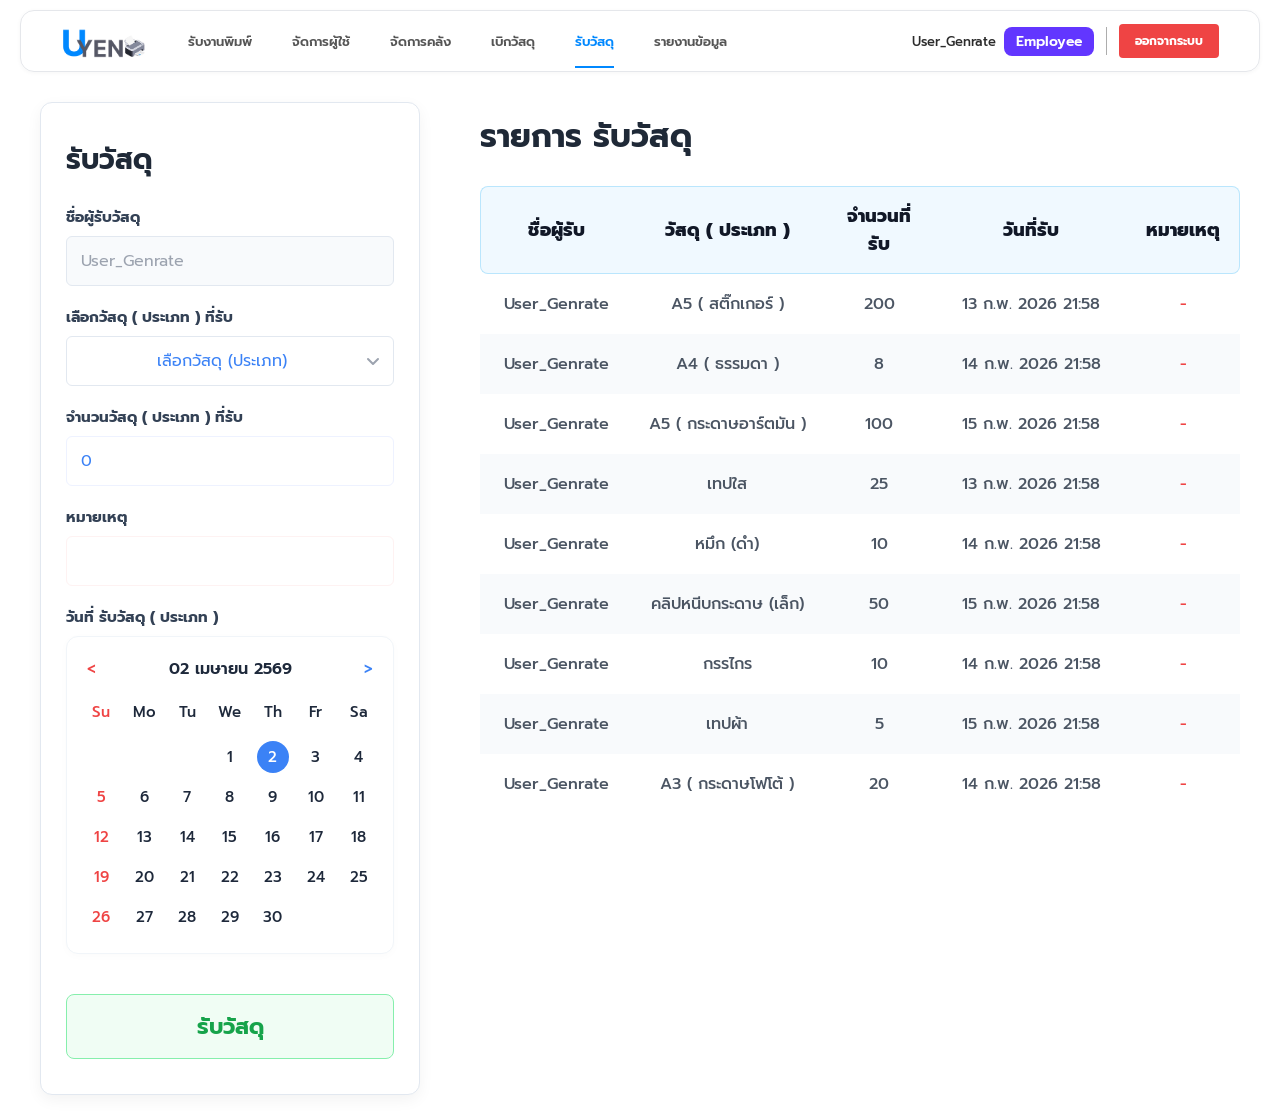
<file: receive-material.html>
<!DOCTYPE html>
<html lang="th">

<head>
    <meta charset="UTF-8">
    <meta name="viewport" content="width=device-width, initial-scale=1.0">
    <title>UYEN - รับวัสดุ</title>
    <!-- Fonts -->
    <link href="https://fonts.googleapis.com/css2?family=Prompt:wght@300;400;500;600;700;800&display=swap"
        rel="stylesheet">
    <link rel="stylesheet" href="dashboard.css">
    <link rel="stylesheet" href="receive-material.css">
</head>

<body>
    <!-- Navbar -->
    <nav class="navbar">
        <div class="nav-left">
            <div class="nav-logo">
                <img src="Item/Group%20466.png" alt="logo" style="height: 40px;"
                    onerror="this.src='https://cdn-icons-png.flaticon.com/512/3214/3214341.png'">
            </div>
            <ul class="nav-links">
                <li><a href="receive-print.html">รับงานพิมพ์</a></li>
                <li><a href="dashboard.html">จัดการผู้ใช้</a></li>
                <li><a href="inventory.html">จัดการคลัง</a></li>
                <li><a href="withdraw.html">เบิกวัสดุ</a></li>
                <li class="active"><a href="receive-material.html">รับวัสดุ</a></li>
                <li><a href="report.html">รายงานข้อมูล</a></li>
            </ul>
        </div>
        <div class="nav-right" style="display: flex; align-items: center; gap: 12px;">
            <div style="display: flex; align-items: center; gap: 8px;">
                <span class="username" style="margin: 0; font-weight: 500;">User_Genrate</span>
                <span class="role-badge"
                    style="background-color: #6236FF; color: white; padding: 4px 12px; border-radius: 8px; font-size: 14px; font-weight: 600;">Employee</span>
            </div>
            <div style="width: 1px; height: 28px; background-color: #ADADAD;"></div>
            <button class="btn-logout" onclick="window.location.href='index.html'">ออกจากระบบ</button>
        </div>
    </nav>

    <!-- Main Content -->
    <main class="dashboard-main receive-main">
        <!-- Left Panel: Form -->
        <aside class="receive-sidebar">
            <h1 class="receive-title">รับวัสดุ</h1>

            <div class="receive-form">
                <div class="receive-form-group">
                    <label>ชื่อผู้รับวัสดุ</label>
                    <input type="text" id="receive-name" value="User_Genrate" class="receive-input disabled" readonly>
                </div>

                <div class="receive-form-group">
                    <label>เลือกวัสดุ ( ประเภท ) ที่รับ</label>
                    <select id="receive-material" class="receive-select">
                        <option value="" disabled selected hidden>เลือกวัสดุ (ประเภท)</option>
                        <option value="A5 (สติ๊กเกอร์)">A5 (สติ๊กเกอร์)</option>
                        <option value="กระดาษ A4">กระดาษ A4</option>
                        <option value="หมึกสีดำ EPSON">หมึกสีดำ EPSON</option>
                        <option value="เทปใส 3M">เทปใส 3M</option>
                    </select>
                </div>

                <div class="receive-form-group">
                    <label>จำนวนวัสดุ ( ประเภท ) ที่รับ</label>
                    <input type="number" id="receive-qty" value="0" min="0" max="1000" class="receive-input blue-text" oninput="if(this.value && this.value < 0) this.value = 0; if(this.value > 1000) this.value = 1000;">
                </div>

                <div class="receive-form-group">
                    <label>หมายเหตุ</label>
                    <input type="text" id="receive-note" value="" class="receive-input red-text">
                </div>

                <div class="receive-form-group">
                    <label>วันที่ รับวัสดุ ( ประเภท )</label>
                    <div class="calendar-widget">
                        <div class="calendar-header">
                            <span class="prev-month">&lt;</span>
                            <span class="current-month">02 เมษายน 2569</span>
                            <span class="next-month">&gt;</span>
                        </div>
                        <div class="calendar-grid" id="calendar-days">
                            <!-- JS will generate calendar days here -->
                        </div>
                    </div>
                </div>
            </div>

            <button class="btn-submit-receive" onclick="openConfirmModal()">รับวัสดุ</button>
        </aside>

        <!-- Right Panel: Table -->
        <section class="receive-content" style="padding-left: 30px;">
            <div style="margin-bottom: 25px;">
                <h1 class="receive-table-title">รายการ รับวัสดุ</h1>
            </div>

            <div class="receive-table-container">
                <table class="receive-table">
                    <thead>
                        <tr>
                            <th style="width: 20%;">ชื่อผู้รับ</th>
                            <th style="width: 25%;">วัสดุ ( ประเภท )</th>
                            <th style="width: 15%;">จำนวนที่รับ</th>
                            <th style="width: 25%;">วันที่รับ</th>
                            <th style="width: 15%;">หมายเหตุ</th>
                        </tr>
                    </thead>
                    <tbody>
                        <tr>
                            <td>User_Genrate</td>
                            <td>A5 ( สติ๊กเกอร์ )</td>
                            <td>200</td>
                            <td>13 ก.พ. 2026 21:58</td>
                            <td class="dash-red">-</td>
                        </tr>
                        <tr class="alt-row">
                            <td>User_Genrate</td>
                            <td>A4 ( ธรรมดา )</td>
                            <td>8</td>
                            <td>14 ก.พ. 2026 21:58</td>
                            <td class="dash-red">-</td>
                        </tr>
                        <tr>
                            <td>User_Genrate</td>
                            <td>A5 ( กระดาษอาร์ตมัน )</td>
                            <td>100</td>
                            <td>15 ก.พ. 2026 21:58</td>
                            <td class="dash-red">-</td>
                        </tr>
                        <tr class="alt-row">
                            <td>User_Genrate</td>
                            <td>เทปใส</td>
                            <td>25</td>
                            <td>13 ก.พ. 2026 21:58</td>
                            <td class="dash-red">-</td>
                        </tr>
                        <tr>
                            <td>User_Genrate</td>
                            <td>หมึก (ดำ)</td>
                            <td>10</td>
                            <td>14 ก.พ. 2026 21:58</td>
                            <td class="dash-red">-</td>
                        </tr>
                        <tr class="alt-row">
                            <td>User_Genrate</td>
                            <td>คลิปหนีบกระดาษ (เล็ก)</td>
                            <td>50</td>
                            <td>15 ก.พ. 2026 21:58</td>
                            <td class="dash-red">-</td>
                        </tr>
                        <tr>
                            <td>User_Genrate</td>
                            <td>กรรไกร</td>
                            <td>10</td>
                            <td>14 ก.พ. 2026 21:58</td>
                            <td class="dash-red">-</td>
                        </tr>
                        <tr class="alt-row">
                            <td>User_Genrate</td>
                            <td>เทปผ้า</td>
                            <td>5</td>
                            <td>15 ก.พ. 2026 21:58</td>
                            <td class="dash-red">-</td>
                        </tr>
                        <tr>
                            <td>User_Genrate</td>
                            <td>A3 ( กระดาษโฟโต้ )</td>
                            <td>20</td>
                            <td>14 ก.พ. 2026 21:58</td>
                            <td class="dash-red">-</td>
                        </tr>
                    </tbody>
                </table>
            </div>
        </section>
    </main>

    <!-- Modal -->
    <div class="modal-overlay" id="modal-confirm-receive" style="display: none; z-index: 1000;">
        <div class="modal"
            style="width: 450px; border-radius: 12px; overflow: hidden; padding: 0; border: none; box-shadow: 0 10px 25px rgba(0,0,0,0.1);">
            <div style="background-color: #335e8d; color: white; padding: 20px; text-align: center;">
                <h2 style="font-size: 22px; font-weight: 600; margin: 0; color: white;">ต้องการ รับวัสดุ ใช่หรือไม่ ?
                </h2>
            </div>
            <div class="bg-white" style="padding: 30px; background-color: white;">

                <div style="margin-bottom: 15px;">
                    <label
                        style="font-size: 13px; font-weight: 700; color: #1e293b; margin-bottom: 6px; display: block;">ชื่อผู้รับวัสดุ</label>
                    <input type="text" id="confirm-name"
                        style="width:100%; height: 38px; background-color: #f1f5f9; border: none; border-radius: 6px; padding: 0 15px; font-size: 14px; color: #94a3b8; outline: none; box-sizing: border-box;"
                        readonly>
                </div>
                <div style="margin-bottom: 15px;">
                    <label
                        style="font-size: 13px; font-weight: 700; color: #1e293b; margin-bottom: 6px; display: block;">เลือกวัสดุ ( ประเภท ) ที่รับ</label>
                    <input type="text" id="confirm-material"
                        style="width:100%; height: 38px; background-color: #f1f5f9; border: none; border-radius: 6px; padding: 0 15px; font-size: 14px; color: #94a3b8; outline: none; box-sizing: border-box;"
                        readonly>
                </div>

                <div style="margin-bottom: 15px;">
                    <label
                        style="font-size: 13px; font-weight: 700; color: #1e293b; margin-bottom: 6px; display: block;">จำนวนวัสดุ ( ประเภท )ที่รับ</label>
                    <input type="text" id="confirm-qty"
                        style="width:100%; height: 38px; background-color: #f1f5f9; border: none; border-radius: 6px; padding: 0 15px; font-size: 14px; color: #94a3b8; outline: none; box-sizing: border-box;"
                        readonly>
                </div>
                <div style="margin-bottom: 15px;">
                    <label
                        style="font-size: 13px; font-weight: 700; color: #1e293b; margin-bottom: 6px; display: block;">หมายเหตุ</label>
                    <input type="text" id="confirm-note"
                        style="width:100%; height: 38px; background-color: #f1f5f9; border: none; border-radius: 6px; padding: 0 15px; font-size: 14px; color: #94a3b8; outline: none; box-sizing: border-box;"
                        readonly>
                </div>
                <div style="margin-bottom: 30px;">
                    <label
                        style="font-size: 13px; font-weight: 700; color: #1e293b; margin-bottom: 6px; display: block;">วันที่นำส่ง วัสดุ ( ประเภท )</label>
                    <input type="text" id="confirm-date"
                        style="width:100%; height: 38px; background-color: #f1f5f9; border: none; border-radius: 6px; padding: 0 15px; font-size: 14px; color: #94a3b8; outline: none; box-sizing: border-box;"
                        readonly>
                </div>

                <div style="display: flex; justify-content: flex-end; gap: 12px;">
                    <button
                        style="background-color: #dcfce7; color: #16a34a; border: 1px solid #22c55e; border-radius: 6px; padding: 8px 30px; font-weight: 700; font-size: 14px; cursor: pointer;"
                        onclick="submitReceive()">ยืนยันการรับวัสดุ</button>
                    <button
                        style="background-color: white; color: #ef4444; border: 1px solid #ef4444; border-radius: 6px; padding: 8px 30px; font-weight: 700; font-size: 14px; cursor: pointer;"
                        onclick="closeModal('modal-confirm-receive')">ยกเลิก</button>
                </div>
            </div>
        </div>
    </div>

    <script>
        const monthNames = ["มกราคม", "กุมภาพันธ์", "มีนาคม", "เมษายน", "พฤษภาคม", "มิถุนายน", "กรกฎาคม", "สิงหาคม", "กันยายน", "ตุลาคม", "พฤศจิกายน", "ธันวาคม"];
        let currentDate = new Date(2026, 3, 2); // April 2026
        let selectedDate = new Date(2026, 3, 2);

        function renderCalendar() {
            const month = currentDate.getMonth();
            const year = currentDate.getFullYear();
            
            // Header shows the selected date similar to mockup
            document.querySelector('.current-month').innerText = `${String(selectedDate.getDate()).padStart(2, '0')} ${monthNames[selectedDate.getMonth()]} ${selectedDate.getFullYear() + 543}`;

            const firstDayIndex = new Date(year, month, 1).getDay();
            const lastDay = new Date(year, month + 1, 0).getDate();
            
            const calendarDays = document.getElementById('calendar-days');
            let html = `
                <div class="calendar-day-header sunday">Su</div>
                <div class="calendar-day-header">Mo</div>
                <div class="calendar-day-header">Tu</div>
                <div class="calendar-day-header">We</div>
                <div class="calendar-day-header">Th</div>
                <div class="calendar-day-header">Fr</div>
                <div class="calendar-day-header">Sa</div>
            `;
            
            for (let i = 0; i < firstDayIndex; i++) {
                html += `<div></div>`;
            }
            
            for (let i = 1; i <= lastDay; i++) {
                const isSunday = new Date(year, month, i).getDay() === 0;
                const isSelected = selectedDate.getDate() === i && selectedDate.getMonth() === month && selectedDate.getFullYear() === year;
                
                let classes = 'calendar-day';
                if (isSunday) classes += ' sunday';
                if (isSelected) classes += ' active';
                
                html += `<div class="${classes}" onclick="selectDate(${year}, ${month}, ${i})">${i}</div>`;
            }
            
            calendarDays.innerHTML = html;
        }

        function selectDate(year, month, day) {
            selectedDate = new Date(year, month, day);
            // Optionally, we could adjust currentDate to match selected if we want
            renderCalendar();
        }

        function flashError(element) {
            const originalBorder = element.style.borderColor;
            element.style.borderColor = '#ef4444';
            setTimeout(() => {
                element.style.borderColor = originalBorder || '';
            }, 2000);
        }

        function openConfirmModal() {
            const matSelect = document.getElementById('receive-material');
            const qtyInput = document.getElementById('receive-qty');
            const noteInput = document.getElementById('receive-note');
            
            let isValid = true;
            
            if (matSelect.selectedIndex <= 0) {
                isValid = false;
                flashError(matSelect);
            }
            
            if (!qtyInput.value || parseInt(qtyInput.value) <= 0) {
                isValid = false;
                flashError(qtyInput);
            }
            
            if (!isValid) return;

            document.getElementById('confirm-name').value = document.getElementById('receive-name').value;
            document.getElementById('confirm-material').value = matSelect.options[matSelect.selectedIndex].text;
            document.getElementById('confirm-qty').value = qtyInput.value;
            document.getElementById('confirm-note').value = noteInput.value.trim() === '' ? '-' : noteInput.value;
            
            const formattedDate = `${String(selectedDate.getDate()).padStart(2, '0')} ${monthNames[selectedDate.getMonth()]} ${selectedDate.getFullYear() + 543}`;
            document.getElementById('confirm-date').value = formattedDate;

            document.getElementById('modal-confirm-receive').style.display = 'flex';
        }

        function closeModal(modalId) {
            document.getElementById(modalId).style.display = 'none';
        }

        function submitReceive() {
            closeModal('modal-confirm-receive');
            // reset form or add to table logic can be placed here
            alert('บันทึกข้อมูลเรียบร้อย!');
            // reset logic:
            // document.getElementById('receive-material').selectedIndex = 0;
            // document.getElementById('receive-qty').value = 0;
            // document.getElementById('receive-note').value = "";
        }

        document.querySelector('.prev-month').addEventListener('click', () => {
            currentDate.setMonth(currentDate.getMonth() - 1);
            
            // Auto select a valid day in the new month so the display header changes
            const maxDays = new Date(currentDate.getFullYear(), currentDate.getMonth() + 1, 0).getDate();
            const newDay = Math.min(selectedDate.getDate(), maxDays);
            selectedDate = new Date(currentDate.getFullYear(), currentDate.getMonth(), newDay);
            
            renderCalendar();
        });

        document.querySelector('.next-month').addEventListener('click', () => {
            currentDate.setMonth(currentDate.getMonth() + 1);
            
            const maxDays = new Date(currentDate.getFullYear(), currentDate.getMonth() + 1, 0).getDate();
            const newDay = Math.min(selectedDate.getDate(), maxDays);
            selectedDate = new Date(currentDate.getFullYear(), currentDate.getMonth(), newDay);
            
            renderCalendar();
        });

        window.onload = () => {
            renderCalendar();
            
            // Ensure select has placeholder color behavior if needed
            const selectEl = document.querySelector('.receive-select');
            selectEl.addEventListener('change', function() {
                this.classList.add('has-value');
            });
        };
    </script>
</body>

</html>
</file>
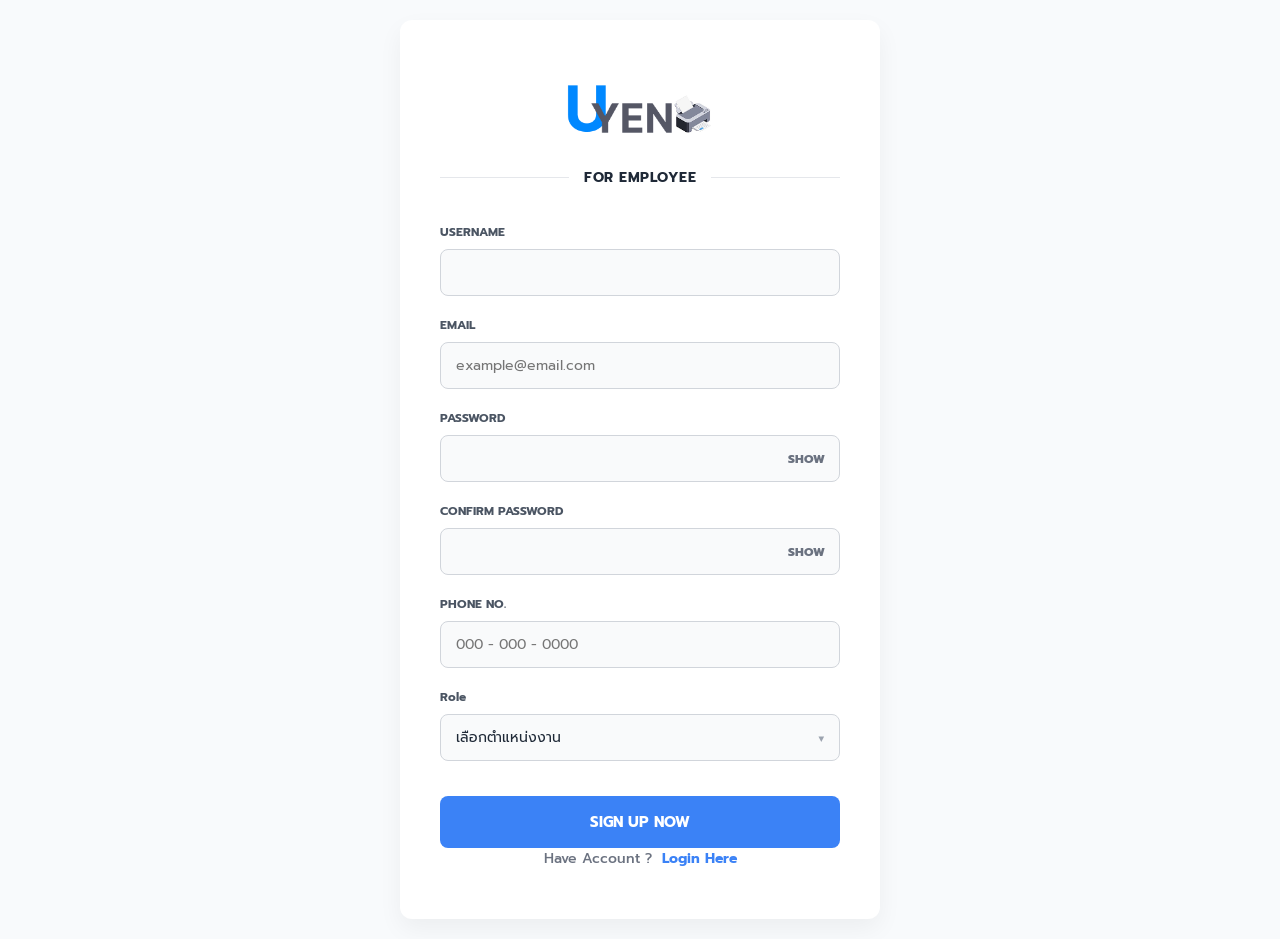
<file: signup.html>
<!DOCTYPE html>
<html lang="th">

<head>
    <meta charset="UTF-8">
    <meta name="viewport" content="width=device-width, initial-scale=1.0">
    <title>Sign Up - UYEN</title>
    <link rel="stylesheet" href="styles.css">
    <!-- นำเข้า Font 'Inter' และ 'Montserrat' จาก Google Fonts -->
    <link href="https://fonts.googleapis.com/css2?family=Prompt:wght@300;400;500;600;700;800&display=swap"
        rel="stylesheet">
</head>

<body>
    <div class="container">
        <div class="card">
            <!-- ส่วนของโลโก้ -->
            <div class="logo-section">
                <img src="Item/Group%20466.png" alt="UYEN Logo" class="logo-img">
                <div class="subtitle">
                    <span class="line"></span>
                    <span class="subtitle-text">FOR EMPLOYEE</span>
                    <span class="line"></span>
                </div>
            </div>

            <!-- ส่วนของแบบฟอร์มสมัครสมาชิก -->
            <form class="form">
                <div class="input-group">
                    <label>USERNAME</label>
                    <input type="text" placeholder="" id="signup-username" maxlength="50" oninput="validateUsername(this)">
                </div>

                <div class="input-group">
                    <label>EMAIL</label>
                    <input type="text" id="signup-email" placeholder="example@email.com" autocomplete="off" maxlength="100" oninput="validateEmail(this)">
                </div>

                <div class="input-group">
                    <label>PASSWORD</label>
                    <div class="password-wrapper">
                        <input type="password" placeholder="" id="signup-pwd" autocomplete="off" maxlength="100" minlength="5" oninput="validatePassword(this)">
                        <span class="show-text" onclick="togglePassword('signup-pwd', this)">SHOW</span>
                    </div>
                </div>

                <div class="input-group">
                    <label>CONFIRM PASSWORD</label>
                    <div class="password-wrapper">
                        <input type="password" placeholder="" id="signup-confirm" autocomplete="off" maxlength="100" minlength="5" oninput="validatePassword(this)">
                        <span class="show-text" onclick="togglePassword('signup-confirm', this)">SHOW</span>
                    </div>
                </div>

                <div class="input-group">
                    <label>PHONE NO.</label>
                    <input type="tel" placeholder="000 - 000 - 0000" maxlength="16" oninput="formatPhoneNumber(this)">
                </div>

                <div class="input-group">
                    <label class="normal-case-label">Role</label>
                    <div class="select-wrapper">
                        <!-- ส่วนของระบบเลือกบทบาท: เลือกได้แค่พนักงานกับเจ้าของร้าน -->
                        <select id="signup-role">
                            <option value="" disabled selected hidden>เลือกตำแหน่งงาน</option>
                            <option value="พนักงาน">พนักงาน</option>
                            <option value="เจ้าของร้าน">เจ้าของร้าน</option>
                        </select>
                    </div>
                </div>

                <!-- ปรับปุ่มให้มีระยะห่างด้านบนมากขึ้นตามดีไซน์รูปที่ 2 -->
                <button type="button" class="btn-primary" style="margin-top: 15px;" onclick="handleSignup()">SIGN UP NOW</button>
            </form>

            <!-- ลิงก์กลับไปหน้า Login -->
            <div class="footer-link">
                <p>Have Account ? <a href="index.html">Login Here</a></p>
            </div>
        </div>
    </div>

    <!-- utils.js: showValidationError, isValidEmail, togglePassword, validateUsername,
         validatePassword, validateEmail, formatPhoneNumber -->
    <script src="utils.js"></script>
    <script>
        // ─── Sign Up Handler ─────────────────────────────────────────────────────
        function handleSignup() {
            const userEl    = document.getElementById('signup-username');
            const emailEl   = document.getElementById('signup-email');
            const pwdEl     = document.getElementById('signup-pwd');
            const confirmEl = document.getElementById('signup-confirm');
            const phoneEl   = document.querySelector('input[type="tel"]');
            const roleEl    = document.getElementById('signup-role');

            const username = userEl.value.trim();
            const email    = emailEl ? emailEl.value.trim() : '';
            const pwd      = pwdEl.value;
            const confirm  = confirmEl.value;
            const phoneRaw = phoneEl ? phoneEl.value.replace(/\D/g, '') : '';

            if (username.length < 1) {
                showValidationError(userEl, 'กรุณากรอก Username อย่างน้อย 1 ตัวอักษร'); return;
            }
            if (!email) {
                showValidationError(emailEl, 'กรุณากรอก Email'); return;
            }
            if (!isValidEmail(email)) {
                showValidationError(emailEl, 'รูปแบบ Email ไม่ถูกต้อง (เช่น name@example.com)'); return;
            }
            if (pwd.length < 5) {
                showValidationError(pwdEl, 'Password ต้องมีอย่างน้อย 5 ตัวอักษร'); return;
            }
            if (pwd !== confirm) {
                showValidationError(confirmEl, 'Password และ Confirm Password ไม่ตรงกัน'); return;
            }
            if (phoneRaw.length > 0 && phoneRaw.length !== 10) {
                showValidationError(phoneEl, `เบอร์โทรศัพท์ต้องมี 10 หลักพอดี (ปัจจุบัน ${phoneRaw.length} หลัก)`); return;
            }
            if (roleEl && !roleEl.value) {
                showValidationError(roleEl, 'กรุณาเลือกตำแหน่งงาน'); return;
            }
            // ผ่านทุกเงื่อนไข — แสดง Toast แล้ว redirect
            showValidationError(null, 'สมัครสำเร็จ! กำลังพาคุณไปหน้า Login...');
            setTimeout(() => window.location.href = 'index.html', 2000);
        }
    </script>
</body>

</html>
</file>
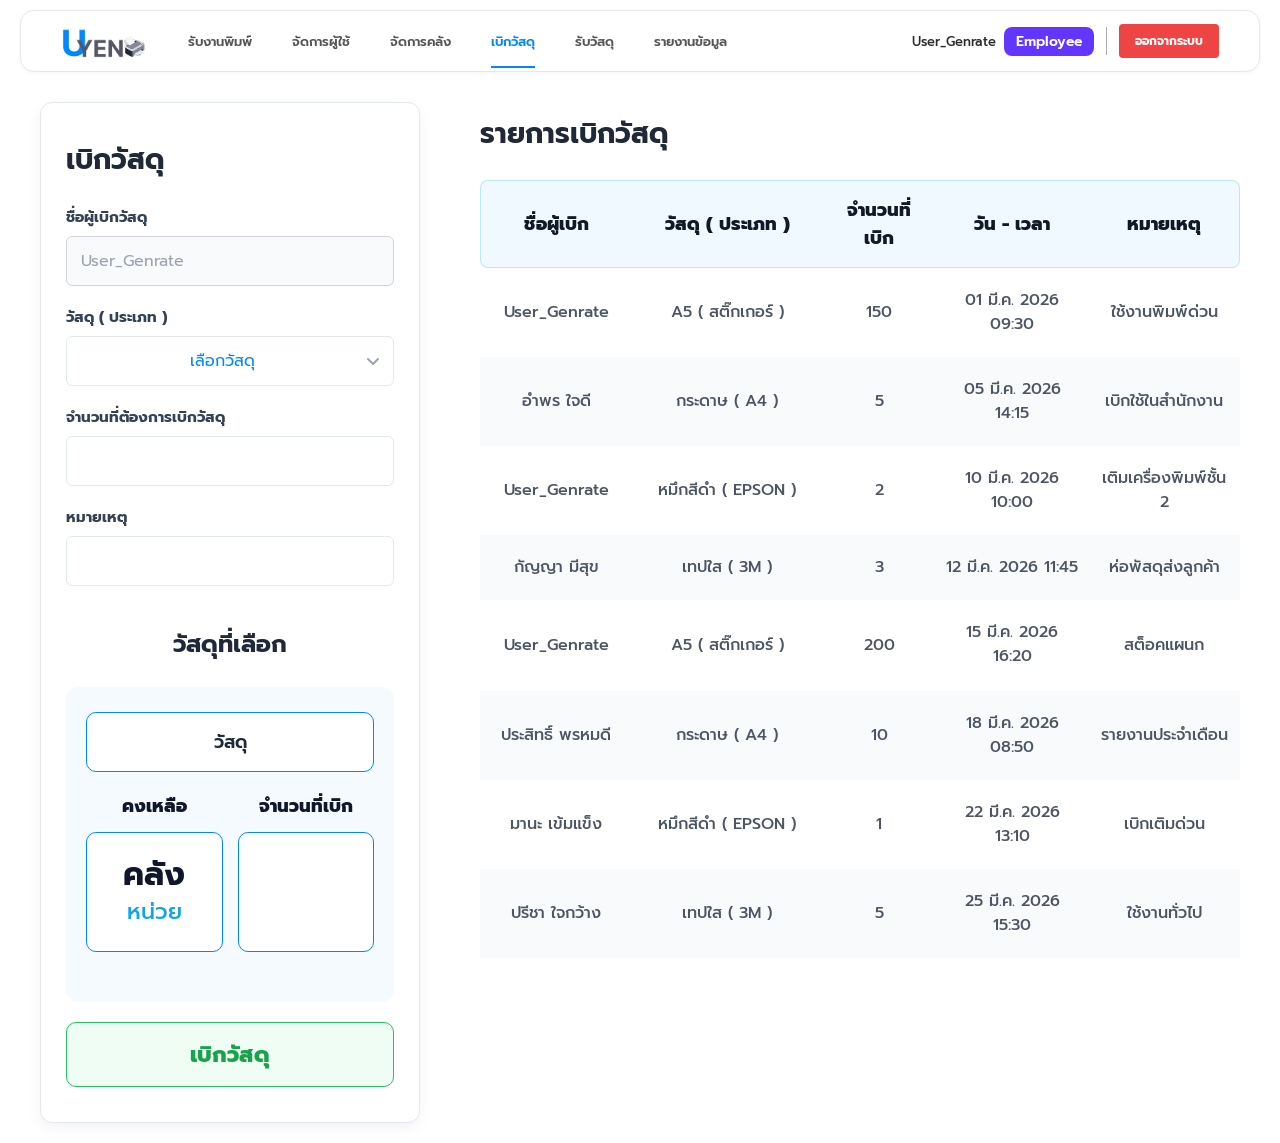
<file: withdraw.html>
<!DOCTYPE html>
<html lang="th">

<head>
    <meta charset="UTF-8">
    <meta name="viewport" content="width=device-width, initial-scale=1.0">
    <title>UYEN - เบิกวัสดุ</title>
    <!-- Fonts -->
    <link href="https://fonts.googleapis.com/css2?family=Prompt:wght@300;400;500;600;700;800&display=swap"
        rel="stylesheet">
    <link rel="stylesheet" href="dashboard.css?v=1.1">
    <link rel="stylesheet" href="inventory.css?v=1.1">
    <link rel="stylesheet" href="withdraw.css?v=1.1">
</head>

<body>
    <!-- Navbar -->
    <nav class="navbar">
        <div class="nav-left">
            <div class="nav-logo">
                <img src="Item/Group%20466.png" alt="logo" style="height: 40px;"
                    onerror="this.src='https://cdn-icons-png.flaticon.com/512/3214/3214341.png'">
            </div>
            <ul class="nav-links">
                <li><a href="receive-print.html">รับงานพิมพ์</a></li>
                <li><a href="dashboard.html">จัดการผู้ใช้</a></li>
                <li><a href="inventory.html">จัดการคลัง</a></li>
                <li class="active"><a href="withdraw.html">เบิกวัสดุ</a></li>
                <li><a href="receive-material.html">รับวัสดุ</a></li>

                <li><a href="report.html">รายงานข้อมูล</a></li>
            </ul>
        </div>
        <div class="nav-right" style="display: flex; align-items: center; gap: 12px;">
            <div style="display: flex; align-items: center; gap: 8px;">
                <span class="username" style="margin: 0; font-weight: 500;">User_Genrate</span>
                <span class="role-badge"
                    style="background-color: #6236FF; color: white; padding: 4px 12px; border-radius: 8px; font-size: 14px; font-weight: 600;">Employee</span>
            </div>
            <div style="width: 1px; height: 28px; background-color: #ADADAD;"></div>
            <button class="btn-logout" onclick="window.location.href='index.html'">ออกจากระบบ</button>
        </div>
    </nav>

    <!-- Main Content -->
    <main class="dashboard-main withdraw-main">
        <!-- Left Panel: Form -->
        <aside class="withdraw-sidebar">
            <h1 class="withdraw-title">เบิกวัสดุ</h1>

            <div class="withdraw-form">
                <div class="withdraw-form-group">
                    <label style="color: #334155; font-size: 15px;">ชื่อผู้เบิกวัสดุ</label>
                    <input type="text" id="withdrawer-name" value="User_Genrate" class="withdraw-input" readonly style="font-size: 16px; color: #9ca3af; background-color: #f8fafc; border: 1px solid #d1d5db; outline: none; cursor: not-allowed;">
                </div>

                <div class="withdraw-form-group">
                    <label style="color: #334155; font-size: 15px;">วัสดุ ( ประเภท )</label>
                    <select id="withdraw-material" class="withdraw-select blue-text" onchange="updateSummary()" style="font-size: 16px; color: #0088FF; background-color: #fff; border: 1px solid #e2e8f0; text-align-last: center;">
                        <option value="" disabled selected hidden>เลือกวัสดุ</option>
                        <option value="A5 (สติ๊กเกอร์)" data-stock="คลัง" data-unit="หน่วย">A5 (สติ๊กเกอร์)</option>
                        <option value="กระดาษ A4" data-stock="200" data-unit="รีน">กระดาษ A4</option>
                        <option value="หมึกสีดำ EPSON" data-stock="50" data-unit="ขวด">หมึกสีดำ EPSON</option>
                        <option value="เทปใส 3M" data-stock="20" data-unit="ม้วน">เทปใส 3M</option>
                    </select>
                </div>

                <div class="withdraw-form-group">
                    <label style="color: #334155; font-size: 15px;">จำนวนที่ต้องการเบิกวัสดุ</label>
                    <input type="number" id="withdraw-qty" class="withdraw-input blue-text" min="1" max="1000" oninput="if(this.value > 1000) this.value = 1000; if(this.value < 0) this.value = ''; updateSummary()" style="font-size: 16px; color: #0088FF; background-color: #fff; border: 1px solid #e2e8f0;">
                </div>

                <div class="withdraw-form-group">
                    <label style="color: #334155; font-size: 15px;">หมายเหตุ</label>
                    <input type="text" id="withdraw-note" class="withdraw-input blue-text" style="font-size: 16px; color: #0088FF; background-color: #fff; border: 1px solid #e2e8f0;">
                </div>
            </div>

            <!-- Summary Section -->
            <div class="withdraw-summary-section">
                <h3 class="summary-title" style="margin-bottom: 25px; text-align: center; font-size: 24px; color: #1e293b;">วัสดุที่เลือก</h3>
                <div style="background-color: #F4FAFF; border-radius: 12px; padding: 25px 20px;">
                    <div class="summary-box summary-mat-box" id="summary-mat-type" style="margin-bottom: 20px; border: 1px solid #0088FF; background-color: #fff; border-radius: 10px; padding: 15px; font-size: 18px; color: #1e293b; text-align: center;">วัสดุ</div>
                    
                    <div class="summary-grid" style="display: flex; gap: 15px; align-items: flex-start;">
                        <div class="summary-left" style="flex: 1; display: flex; flex-direction: column; align-items: center;">
                            <div class="summary-label" style="font-size: 18px; font-weight: 800; color: #0f172a; margin-bottom: 12px;">คงเหลือ</div>
                            <div class="summary-box summary-stock-box" id="summary-stock" style="padding: 20px 10px; display: flex; flex-direction: column; align-items: center; justify-content: center; height: 120px; border: 1px solid #0088FF; border-radius: 10px; background-color: #fff; width: 100%; box-sizing: border-box;">
                                <div style="font-size: 32px; font-weight: 700; color: #0f172a; line-height: 1.2;">คลัง</div>
                                <div class="unit-text" style="font-size: 22px; color: #0088FF; font-weight: 500; margin-top: 4px;">หน่วย</div>
                            </div>
                        </div>
                        <div class="summary-right" style="flex: 1; display: flex; flex-direction: column; align-items: center; width: auto;">
                            <div class="summary-label" style="font-size: 18px; font-weight: 800; color: #0f172a; margin-bottom: 12px;">จำนวนที่เบิก</div>
                            <div class="qty-display-box" id="summary-qty" style="width: 100%; height: 120px; display: flex; justify-content: center; align-items: center; border: 1px solid #0088FF; border-radius: 10px; font-size: 56px; font-weight: 500; color: #0088FF; background-color: #fff; box-sizing: border-box;"></div>
                        </div>
                    </div>
                </div>
                <button class="btn-submit-withdraw" style="margin-top: 20px; background-color: #f0fdf4; color: #16a34a; border: 1px solid #22c55e; border-radius: 10px; font-size: 22px; font-weight: 800; padding: 15px; width: 100%;" onclick="openConfirmModal()">เบิกวัสดุ</button>
            </div>
        </aside>

        <!-- Right Panel: Table -->
        <section class="withdraw-content" style="padding-left: 30px;">
            <div style="margin-bottom: 25px;">
                <h1 class="withdraw-table-title" style="margin-bottom: 15px; font-size: 28px;">รายการเบิกวัสดุ</h1>
            </div>

            <div class="withdraw-table-container">
                <table class="data-table withdraw-table" style="width: 100%; border-collapse: separate; border-spacing: 0;">
                    <thead>
                        <tr>
                            <th style="width: 20%;">ชื่อผู้เบิก</th>
                            <th style="width: 25%;">วัสดุ ( ประเภท )</th>
                            <th style="width: 15%;">จำนวนที่เบิก</th>
                            <th style="width: 20%;">วัน - เวลา</th>
                            <th style="width: 20%;">หมายเหตุ</th>
                        </tr>
                    </thead>
                    <tbody>
                        <tr style="background-color: #fff;">
                            <td class="bold-text" style="color: #4b5563; padding: 20px 10px; border-bottom: 1px solid #fff;">User_Genrate</td>
                            <td class="bold-text" style="color: #4b5563; padding: 20px 10px; border-bottom: 1px solid #fff;">A5 ( สติ๊กเกอร์ )</td>
                            <td class="bold-text" style="color: #4b5563; padding: 20px 10px; border-bottom: 1px solid #fff;">150</td>
                            <td class="bold-text" style="color: #4b5563; padding: 20px 10px; border-bottom: 1px solid #fff;">01 มี.ค. 2026 09:30</td>
                            <td class="bold-text" style="color: #4b5563; padding: 20px 10px; border-bottom: 1px solid #fff;">ใช้งานพิมพ์ด่วน</td>
                        </tr>
                        <tr class="alt-row" style="background-color: #f8fafc;">
                            <td class="bold-text" style="color: #4b5563; padding: 20px 10px; border-bottom: 1px solid #f8fafc;">อำพร ใจดี</td>
                            <td class="bold-text" style="color: #4b5563; padding: 20px 10px; border-bottom: 1px solid #f8fafc;">กระดาษ ( A4 )</td>
                            <td class="bold-text" style="color: #4b5563; padding: 20px 10px; border-bottom: 1px solid #f8fafc;">5</td>
                            <td class="bold-text" style="color: #4b5563; padding: 20px 10px; border-bottom: 1px solid #f8fafc;">05 มี.ค. 2026 14:15</td>
                            <td class="bold-text" style="color: #4b5563; padding: 20px 10px; border-bottom: 1px solid #f8fafc;">เบิกใช้ในสำนักงาน</td>
                        </tr>
                        <tr style="background-color: #fff;">
                            <td class="bold-text" style="color: #4b5563; padding: 20px 10px; border-bottom: 1px solid #fff;">User_Genrate</td>
                            <td class="bold-text" style="color: #4b5563; padding: 20px 10px; border-bottom: 1px solid #fff;">หมึกสีดำ ( EPSON )</td>
                            <td class="bold-text" style="color: #4b5563; padding: 20px 10px; border-bottom: 1px solid #fff;">2</td>
                            <td class="bold-text" style="color: #4b5563; padding: 20px 10px; border-bottom: 1px solid #fff;">10 มี.ค. 2026 10:00</td>
                            <td class="bold-text" style="color: #4b5563; padding: 20px 10px; border-bottom: 1px solid #fff;">เติมเครื่องพิมพ์ชั้น 2</td>
                        </tr>
                        <tr class="alt-row" style="background-color: #f8fafc;">
                            <td class="bold-text" style="color: #4b5563; padding: 20px 10px; border-bottom: 1px solid #f8fafc;">กัญญา มีสุข</td>
                            <td class="bold-text" style="color: #4b5563; padding: 20px 10px; border-bottom: 1px solid #f8fafc;">เทปใส ( 3M )</td>
                            <td class="bold-text" style="color: #4b5563; padding: 20px 10px; border-bottom: 1px solid #f8fafc;">3</td>
                            <td class="bold-text" style="color: #4b5563; padding: 20px 10px; border-bottom: 1px solid #f8fafc;">12 มี.ค. 2026 11:45</td>
                            <td class="bold-text" style="color: #4b5563; padding: 20px 10px; border-bottom: 1px solid #f8fafc;">ห่อพัสดุส่งลูกค้า</td>
                        </tr>
                        <tr style="background-color: #fff;">
                            <td class="bold-text" style="color: #4b5563; padding: 20px 10px; border-bottom: 1px solid #fff;">User_Genrate</td>
                            <td class="bold-text" style="color: #4b5563; padding: 20px 10px; border-bottom: 1px solid #fff;">A5 ( สติ๊กเกอร์ )</td>
                            <td class="bold-text" style="color: #4b5563; padding: 20px 10px; border-bottom: 1px solid #fff;">200</td>
                            <td class="bold-text" style="color: #4b5563; padding: 20px 10px; border-bottom: solid #fff;">15 มี.ค. 2026 16:20</td>
                            <td class="bold-text" style="color: #4b5563; padding: 20px 10px; border-bottom: 1px solid #fff;">สต็อคแผนก</td>
                        </tr>
                        <tr class="alt-row" style="background-color: #f8fafc;">
                            <td class="bold-text" style="color: #4b5563; padding: 20px 10px; border-bottom: 1px solid #f8fafc;">ประสิทธิ์ พรหมดี</td>
                            <td class="bold-text" style="color: #4b5563; padding: 20px 10px; border-bottom: 1px solid #f8fafc;">กระดาษ ( A4 )</td>
                            <td class="bold-text" style="color: #4b5563; padding: 20px 10px; border-bottom: 1px solid #f8fafc;">10</td>
                            <td class="bold-text" style="color: #4b5563; padding: 20px 10px; border-bottom: 1px solid #f8fafc;">18 มี.ค. 2026 08:50</td>
                            <td class="bold-text" style="color: #4b5563; padding: 20px 10px; border-bottom: 1px solid #f8fafc;">รายงานประจำเดือน</td>
                        </tr>
                        <tr style="background-color: #fff;">
                            <td class="bold-text" style="color: #4b5563; padding: 20px 10px; border-bottom: 1px solid #fff;">มานะ เข้มแข็ง</td>
                            <td class="bold-text" style="color: #4b5563; padding: 20px 10px; border-bottom: 1px solid #fff;">หมึกสีดำ ( EPSON )</td>
                            <td class="bold-text" style="color: #4b5563; padding: 20px 10px; border-bottom: 1px solid #fff;">1</td>
                            <td class="bold-text" style="color: #4b5563; padding: 20px 10px; border-bottom: 1px solid #fff;">22 มี.ค. 2026 13:10</td>
                            <td class="bold-text" style="color: #4b5563; padding: 20px 10px; border-bottom: 1px solid #fff;">เบิกเติมด่วน</td>
                        </tr>
                        <tr class="alt-row" style="background-color: #f8fafc;">
                            <td class="bold-text" style="color: #4b5563; padding: 20px 10px; border-bottom: 1px solid #f8fafc;">ปรีชา ใจกว้าง</td>
                            <td class="bold-text" style="color: #4b5563; padding: 20px 10px; border-bottom: 1px solid #f8fafc;">เทปใส ( 3M )</td>
                            <td class="bold-text" style="color: #4b5563; padding: 20px 10px; border-bottom: 1px solid #f8fafc;">5</td>
                            <td class="bold-text" style="color: #4b5563; padding: 20px 10px; border-bottom: 1px solid #f8fafc;">25 มี.ค. 2026 15:30</td>
                            <td class="bold-text" style="color: #4b5563; padding: 20px 10px; border-bottom: 1px solid #f8fafc;">ใช้งานทั่วไป</td>
                        </tr>
                    </tbody>
                </table>
            </div>
        </section>
    </main>

    <!-- Modals -->
    <!-- Confirm Withdraw Modal -->
    <div class="modal-overlay" id="modal-confirm-withdraw" style="display: none; z-index: 1000;">
        <div class="modal"
            style="width: 450px; border-radius: 12px; overflow: hidden; padding: 0; border: none; box-shadow: 0 10px 25px rgba(0,0,0,0.1);">
            <div style="background-color: #335e8d; color: white; padding: 20px; text-align: center;">
                <h2 style="font-size: 22px; font-weight: 600; margin: 0; color: white;">ต้องการเบิกวัสดุ ใช่หรือไม่ ?
                </h2>
            </div>
            <div class="bg-white" style="padding: 30px;">

                <div style="margin-bottom: 15px;">
                    <label
                        style="font-size: 12px; font-weight: 700; color: #1e293b; margin-bottom: 6px; display: block;">ชื่อผู้เบิก</label>
                    <input type="text" id="confirm-name"
                        style="width:100%; height: 38px; background-color: #f1f5f9; border: none; border-radius: 6px; padding: 0 15px; font-size: 13px; color: #94a3b8;"
                        readonly>
                </div>
                <div style="margin-bottom: 15px;">
                    <label
                        style="font-size: 12px; font-weight: 700; color: #1e293b; margin-bottom: 6px; display: block;">วัสดุที่เลือก</label>
                    <input type="text" id="confirm-material"
                        style="width:100%; height: 38px; background-color: #f1f5f9; border: none; border-radius: 6px; padding: 0 15px; font-size: 13px; color: #94a3b8;"
                        readonly>
                </div>

                <div style="margin-bottom: 15px;">
                    <label
                        style="font-size: 12px; font-weight: 700; color: #1e293b; margin-bottom: 6px; display: block;">จำนวนวัสดุที่ต้องการเบิก</label>
                    <input type="text" id="confirm-qty"
                        style="width:100%; height: 38px; background-color: #f1f5f9; border: none; border-radius: 6px; padding: 0 15px; font-size: 13px; color: #94a3b8;"
                        readonly>
                </div>
                <div style="margin-bottom: 30px;">
                    <label
                        style="font-size: 12px; font-weight: 700; color: #1e293b; margin-bottom: 6px; display: block;">หมายเหตุ</label>
                    <input type="text" id="confirm-note"
                        style="width:100%; height: 38px; background-color: #f1f5f9; border: none; border-radius: 6px; padding: 0 15px; font-size: 13px; color: #94a3b8;"
                        readonly>
                </div>

                <div style="display: flex; justify-content: flex-end; gap: 12px;">
                    <button
                        style="background-color: #dcfce7; color: #16a34a; border: 1px solid #22c55e; border-radius: 6px; padding: 8px 30px; font-weight: 700; font-size: 14px; cursor: pointer;"
                        onclick="showStatusModal('withdraw-success')">ยืนยันการเบิกวัสดุ</button>
                    <button
                        style="background-color: white; color: #ef4444; border: 1px solid #ef4444; border-radius: 6px; padding: 8px 30px; font-weight: 700; font-size: 14px; cursor: pointer;"
                        onclick="closeModal('modal-confirm-withdraw')">ยกเลิก</button>
                    <!-- Hidden Test Error Button -->
                    <button style="opacity: 0; position: absolute; pointer-events: none;"
                        onclick="showStatusModal('withdraw-error')">Test Error</button>
                </div>
            </div>
        </div>
    </div>

    <!-- Status Modals -->
    <!-- Withdraw Success Modal -->
    <div class="modal-overlay" id="modal-withdraw-success" style="display: none; z-index: 2000;">
        <div class="modal"
            style="width: 450px; border-radius: 12px; overflow: hidden; padding: 0; text-align: center; border: none; box-shadow: 0 10px 25px rgba(0,0,0,0.1);">
            <div style="background-color: #22c55e; color: white; padding: 30px;">
                <h2 style="font-size: 26px; font-weight: 700; margin: 0; color: white;">เบิกวัสดุสำเร็จ</h2>
            </div>
            <div class="bg-white" style="padding: 40px 30px;">
                <div
                    style="width: 100px; height: 100px; border-radius: 50%; background-color: #22c55e; color: white; display: flex; align-items: center; justify-content: center; font-size: 60px; font-weight: bold; margin: 0 auto 25px;">
                    ✓
                </div>
                <h3 style="font-size: 22px; font-weight: 700; color: #000; margin-bottom: 10px;">
                    ข้อมูลได้รับการบันทึกแล้ว</h3>
                <p style="color: #94a3b8; font-size: 12px; margin: 0;">หน้าต่างจะถูกปิดใน 2 วินาที</p>
            </div>
        </div>
    </div>

    <!-- Withdraw Error Modal -->
    <div class="modal-overlay" id="modal-withdraw-error" style="display: none; z-index: 2000;">
        <div class="modal"
            style="width: 450px; border-radius: 12px; overflow: hidden; padding: 0; text-align: center; border: none; box-shadow: 0 10px 25px rgba(0,0,0,0.1);">
            <div style="background-color: #e60000; color: white; padding: 30px;">
                <h2 style="font-size: 26px; font-weight: 700; margin: 0; color: white;">เบิกวัสดุไม่สำเร็จ</h2>
            </div>
            <div class="bg-white" style="padding: 40px 30px;">
                <div
                    style="width: 100px; height: 100px; border-radius: 50%; background-color: #e60000; color: white; display: flex; align-items: center; justify-content: center; font-size: 60px; font-weight: bold; margin: 0 auto 25px;">
                    ♻
                </div>
                <h3 style="font-size: 22px; font-weight: 700; color: #000; margin-bottom: 10px;">ไม่สามารถเบิกวัสดุได้
                </h3>
                <p style="color: #94a3b8; font-size: 12px; margin: 0;">หน้าต่างจะถูกปิดใน 2 วินาที</p>
            </div>
        </div>
    </div>

    <script>
        function updateSummary() {
            const materialSelect = document.getElementById('withdraw-material');
            const qty = document.getElementById('withdraw-qty').value;

            const matBox = document.getElementById('summary-mat-type');
            const stockBox = document.getElementById('summary-stock');
            const qtyBox = document.getElementById('summary-qty');

            if (materialSelect.selectedIndex > 0) {
                const option = materialSelect.options[materialSelect.selectedIndex];
                const matName = option.value;
                const stock = option.dataset.stock;
                const unit = option.dataset.unit;

                matBox.innerHTML = matName;
                stockBox.innerHTML = '<div style="font-size: 32px; font-weight: 700; color: #0f172a; line-height: 1.2;">' + stock + '</div><div class="unit-text" style="font-size: 22px; color: #0ea5e9; font-weight: 500;">' + unit + '</div>';
            } else {
                matBox.innerText = 'วัสดุ';
                stockBox.innerHTML = '<div style="font-size: 32px; font-weight: 700; color: #0f172a; line-height: 1.2;">คลัง</div><div class="unit-text" style="font-size: 22px; color: #0ea5e9; font-weight: 500;">หน่วย</div>';
            }

            qtyBox.innerText = qty ? qty : '';
        }

        function flashError(element) {
            const originalBorder = element.style.borderColor;
            element.style.borderColor = '#ef4444'; // Red color
            setTimeout(() => {
                element.style.borderColor = originalBorder;
            }, 2000);
        }

        function openConfirmModal() {
            const nameInput = document.getElementById('withdrawer-name');
            const matSelect = document.getElementById('withdraw-material');
            const typeSelect = document.getElementById('withdraw-type');
            const qtyInput = document.getElementById('withdraw-qty');

            let isValid = true;

            if (!nameInput.value.trim()) {
                isValid = false;
                flashError(nameInput);
            }
            if (matSelect.selectedIndex <= 0) {
                isValid = false;
                flashError(matSelect);
            }
            if (!qtyInput.value.trim()) {
                isValid = false;
                flashError(qtyInput);
            }

            if (!isValid) return;

            const matText = matSelect.options[matSelect.selectedIndex].value;

            document.getElementById('confirm-name').value = nameInput.value || '';
            document.getElementById('confirm-material').value = matText;
            document.getElementById('confirm-qty').value = qtyInput.value || '';
            document.getElementById('confirm-note').value = document.getElementById('withdraw-note').value || '';

            document.getElementById('modal-confirm-withdraw').style.display = 'flex';
        }

        function closeModal(modalId) {
            document.getElementById(modalId).style.display = 'none';
        }

        function showStatusModal(type) {
            let modalId = '';
            if (type === 'withdraw-success') {
                modalId = 'modal-withdraw-success';
                closeModal('modal-confirm-withdraw');
                // Optinally reset form here
            } else if (type === 'withdraw-error') {
                modalId = 'modal-withdraw-error';
            }

            if (modalId) {
                document.getElementById(modalId).style.display = 'flex';
                setTimeout(() => {
                    closeModal(modalId);
                }, 2000);
            }
        }

        // Initialize state
        window.onload = function () {
            updateSummary();
        };
    </script>
</body>

</html>
</file>
<file: styles.css>
/* Base Layout */
* {
    margin: 0;
    padding: 0;
    box-sizing: border-box;
    font-family: 'Prompt', sans-serif;
}

body {
    background-color: #f8fafc; /* Slate 50 */
    display: flex;
    justify-content: center;
    align-items: center;
    min-height: 100vh;
    padding: 20px;
}

.container {
    width: 100%;
    max-width: 480px;
}

.card {
    background: #ffffff;
    border-radius: 12px;
    padding: 50px 40px;
    box-shadow: 0 10px 25px rgba(0,0,0,0.05);
}

.logo-section {
    text-align: center;
    margin-bottom: 35px;
}

.logo-img {
    height: 70px;
    object-fit: contain;
}

.subtitle {
    display: flex;
    align-items: center;
    margin-top: 20px;
}

.line {
    flex: 1;
    height: 1px;
    background-color: #e5e7eb;
}

.subtitle-text {
    margin: 0 15px;
    font-weight: 700;
    color: #1f2937;
    font-size: 14px;
    letter-spacing: 0.5px;
}

.form {
    display: flex;
    flex-direction: column;
    gap: 20px;
}

.input-group {
    display: flex;
    flex-direction: column;
    gap: 8px;
}

.input-group label {
    font-size: 12px;
    font-weight: 700;
    color: #4b5563;
}

.input-group input, .select-wrapper select {
    width: 100%;
    padding: 12px 15px;
    border: 1px solid #d1d5db;
    border-radius: 8px;
    font-size: 14px;
    outline: none;
    transition: border-color 0.2s;
    background-color: #f9fafb;
    color: #1f2937;
}

.input-group input:focus, .select-wrapper select:focus {
    border-color: #3b82f6;
    background-color: #fff;
}

.password-wrapper {
    position: relative;
}

.show-text {
    position: absolute;
    right: 15px;
    top: 50%;
    transform: translateY(-50%);
    font-size: 12px;
    font-weight: 800;
    color: #6b7280;
    cursor: pointer;
    transition: color 0.2s;
}
.show-text:hover { color: #3b82f6; }

.select-wrapper { position: relative; }
.select-wrapper::after {
    content: '\25BC';
    position: absolute;
    top: 50%; right: 15px;
    transform: translateY(-50%);
    font-size: 10px;
    color: #9ca3af;
    pointer-events: none;
}
select { appearance: none; }

.btn-primary {
    background-color: #3b82f6;
    color: white;
    padding: 15px;
    border: none;
    border-radius: 8px;
    font-weight: 700;
    font-size: 15px;
    cursor: pointer;
    transition: background-color 0.2s, transform 0.1s;
    width: 100%;
}
.btn-primary:active { transform: scale(0.98); }
.btn-primary:hover { background-color: #2563eb; }

.divider {
    border: none;
    border-top: 1px solid #e5e7eb;
    margin: 35px 0 25px 0;
}

.footer-link {
    text-align: center;
    font-size: 14px;
    font-weight: 500;
    color: #6b7280;
}

.footer-link a {
    color: #3b82f6;
    font-weight: 700;
    text-decoration: none;
    margin-left: 5px;
}
.footer-link a:hover { text-decoration: underline; }

/* Responsive Login/Signup */
@media screen and (max-width: 600px) {
    .card { padding: 40px 25px; }
    .logo-img { height: 50px; }
    .subtitle-text { font-size: 12px; }
}

/* ─── Input Error State (Validation Feedback) ─────────────────────────── */
@keyframes inputShake {
    0%   { transform: translateX(0); }
    20%  { transform: translateX(-5px); }
    40%  { transform: translateX(5px); }
    60%  { transform: translateX(-4px); }
    80%  { transform: translateX(4px); }
    100% { transform: translateX(0); }
}

.input-error {
    border-color: #ef4444 !important;
    box-shadow: 0 0 0 3px rgba(239, 68, 68, 0.2) !important;
    background-color: #fff5f5 !important;
    animation: inputShake 0.35s ease;
    transition: border-color 0.2s, box-shadow 0.2s, background-color 0.2s;
}
</file>
<file: dashboard.css>
:root {
    --primary-blue: #0088ff;
    --tab-bg-active: #e6f2ff;
    --tab-border-active: #0088ff;
    --text-dark: #2b2b2b;
    --text-muted: #555555;
    --bg-gray: #f9fafb;
    --border-gray: #e5e7eb;
    
    --btn-edit-text: #d97706;  /* Orange/Amber */
    --btn-edit-bg: #fef3c7;
    --btn-edit-border: #fcd34d;

    --btn-delete-text: #ef4444; /* Red */
    --btn-delete-bg: #fee2e2;
    --btn-delete-border: #fca5a5;

    --btn-save-text: #16a34a;  /* Green */
    --btn-save-bg: #dcfce7;
    --btn-save-border: #86efac;

    --table-header-bg: #f0f8ff; /* Light blue header */
    --table-header-border: #bce3ff;
}

/* Global Reset */
* { 
    margin: 0; 
    padding: 0; 
    box-sizing: border-box; 
    font-family: 'Prompt', sans-serif;
}

body { 
    background-color: #ffffff; 
    color: var(--text-dark); 
}

/* Navbar */
.navbar { 
    display: flex; 
    justify-content: space-between; 
    align-items: center; 
    padding: 10px 40px; 
    border: 1px solid var(--border-gray);
    margin: 10px 20px;
    border-radius: 14px;
    box-shadow: 0 1px 4px rgba(0,0,0,0.04);
}
.nav-left, .nav-right { 
    display: flex; 
    align-items: center; 
    gap: 20px; 
}
.nav-logo { 
    display: flex; 
    align-items: center; 
    gap: 5px; 
}
.nav-logo img { 
    height: 30px; 
}
.logo-text { 
    font-size: 22px; 
    font-weight: 800; 
    color: #000; 
    letter-spacing: 0.5px; 
}

.nav-links { 
    display: flex; 
    list-style: none; 
    gap: 40px; 
    margin-left: 20px;
}
.nav-links li a { 
    text-decoration: none; 
    color: var(--text-muted); 
    font-size: 13px; 
    font-weight: 600; 
    transition: color 0.2s;
}
.nav-links li a:hover {
    color: var(--primary-blue);
}
.nav-links li.active a { 
    color: var(--primary-blue); 
    border-bottom: 2px solid var(--primary-blue);
    padding-bottom: 15px; 
}

.username { 
    font-size: 13px; 
    font-weight: 600; 
    color: var(--text-dark); 
}
.btn-logout { 
    background-color: #ef4444; 
    color: #fff; 
    border: none; 
    border-radius: 4px; 
    padding: 8px 16px; 
    font-size: 12px; 
    font-weight: 700; 
    cursor: pointer;
    transition: background-color 0.2s;
}
.btn-logout:hover { background-color: #dc2626; }

/* Main Dashboard wrapper */
.dashboard-main { 
    padding: 40px 60px; 
    max-width: 1400px; 
    margin: 0 auto; 
}

/* Page Header */
.page-header { 
    display: flex; 
    justify-content: space-between; 
    align-items: center; 
    margin-bottom: 20px;
}
.page-header h1 { 
    font-family: 'Prompt', sans-serif;
    font-size: 40px; 
    font-weight: 700; 
    color: #000; 
}

/* Outline Green Button (Add Employee) */
.btn-outline-green {
    background-color: #f0fdf4;
    color: #16a34a;
    border: 1px solid #4ade80;
    border-radius: 4px;
    padding: 10px 24px;
    font-size: 14px;
    font-weight: 600;
    cursor: pointer;
    transition: all 0.2s;
}
.btn-outline-green:hover { background-color: #dcfce7; }

/* Controls Section (Tabs + Search) */
.page-controls { 
    display: flex; 
    justify-content: space-between; 
    align-items: flex-end; 
    margin-bottom: 30px;
}
.tabs { 
    display: flex; 
    gap: 8px; 
}
.tab-btn {
    background: transparent;
    border: 1px solid var(--border-gray);
    color: var(--text-muted);
    padding: 12px 24px;
    font-size: 14px;
    font-weight: 600;
    border-radius: 4px;
    cursor: pointer;
    transition: all 0.2s;
}
.tab-btn.active {
    background-color: var(--tab-bg-active);
    border-color: var(--tab-border-active);
    color: var(--primary-blue);
}


/* Table Styles */
.table-container { 
    width: 100%; 
    overflow-x: auto; 
}
.data-table { 
    width: 100%; 
    border-collapse: separate; 
    border-spacing: 0;
}
.data-table th {
    background-color: var(--table-header-bg);
    padding: 16px;
    font-size: 15px;
    font-weight: 800;
    text-align: center;
    color: #000;
    border-top: 1px solid var(--table-header-border);
    border-bottom: 1px solid var(--table-header-border);
}
.data-table th:first-child { 
    border-top-left-radius: 8px; 
    border-bottom-left-radius: 8px; 
    border-left: 1px solid var(--table-header-border); 
}
.data-table th:last-child { 
    border-top-right-radius: 8px; 
    border-bottom-right-radius: 8px; 
    border-right: 1px solid var(--table-header-border); 
}

/* Sort Arrows */
.sort-up, .sort-down {
    background: none;
    border: none;
    cursor: pointer;
    font-size: 10px;
    line-height: 1;
    padding: 0;
    opacity: 0.3;
    transition: opacity 0.2s;
}
.sort-up { color: #16a34a; }
.sort-down { color: #ef4444; }
.sort-up:hover, .sort-down:hover { opacity: 0.8; }
.sort-up.active, .sort-down.active { opacity: 1; transform: scale(1.2); }

.data-table td {
    padding: 16px;
    font-size: 12px;
    font-weight: 500;
    text-align: center;
    color: var(--text-dark);
}
/* Alternating dark and light striping for table rows */
.data-table tbody tr:nth-child(even) {
    background-color: var(--bg-gray);
}
.status-normal { 
    color: #16a34a !important; 
    font-weight: 700 !important;
}
.status-blacklist { 
    color: #ef4444 !important; 
    font-weight: 700 !important;
}

/* Mini Action Buttons inside Table */
.btn-action {
    padding: 6px 14px;
    border-radius: 4px;
    font-size: 11px;
    font-weight: 700;
    cursor: pointer;
    background-color: #fff;
    margin: 0 4px;
    transition: filter 0.2s;
}
.btn-action:hover { filter: brightness(0.95); }

.btn-edit { 
    color: var(--btn-edit-text); 
    border: 1px solid var(--btn-edit-border); 
    background-color: var(--btn-edit-bg); 
}
.btn-delete { 
    color: var(--btn-delete-text); 
    border: 1px solid var(--btn-delete-border); 
    background-color: var(--btn-delete-bg); 
}

/* Modals Overlay & Standard structure */
.modal-overlay {
    position: fixed;
    top: 0; left: 0; width: 100%; height: 100%;
    background-color: rgba(0, 0, 0, 0.5);
    display: flex;
    justify-content: center;
    align-items: center;
    z-index: 1000;
    backdrop-filter: blur(2px);
}
.modal {
    background-color: #fff;
    border-radius: 12px;
    width: 90%;
    max-width: 500px;
    overflow: hidden;
    box-shadow: 0 10px 30px rgba(0,0,0,0.15);
}
.delete-modal {
    max-width: 420px;
}

/* Modal Headers */
.modal-header {
    padding: 24px 30px;
    color: #fff;
}
.modal-header-red { background-color: #ef4444; }
.modal-header-blue { background-color: #3b82f6; }

.modal-header h2 { 
    font-size: 22px; 
    font-weight: 800; 
    margin-bottom: 4px; 
}
.modal-header p { 
    font-size: 13px; 
    font-weight: 600; 
    opacity: 0.9; 
}

/* Modal Body */
.modal-body {
    padding: 30px;
}

/* Modal text for Deletion */
.delete-body p {
    font-size: 14px;
    font-weight: 500;
    margin-bottom: 30px;
    color: #333;
}

/* Form layout in Modals */
.form-grid {
    display: grid;
    grid-template-columns: 1fr 1fr;
    gap: 20px;
}
.input-group { 
    display: flex; 
    flex-direction: column; 
    gap: 8px; 
}

/* Make the footer span the entire bottom row */
.edit-footer {
    grid-column: 1 / -1;
    width: 100%;
}
.input-group label {
    font-size: 12px;
    font-weight: 700;
    color: #000;
}
.input-group input, .input-group select {
    font-family: 'Prompt', sans-serif;
    width: 100%;
    padding: 10px 12px;
    border: 1px solid #e1e1e1;
    border-radius: 4px;
    font-size: 13px;
    color: var(--primary-blue);
    outline: none;
    background-color: #fff;
    appearance: none;
}
.input-group input:focus, .input-group select:focus {
    border-color: var(--primary-blue);
}
.select-wrapper { position: relative; }
.select-wrapper::after {
    content: '\25BC';
    position: absolute;
    top: 50%; right: 12px;
    transform: translateY(-50%);
    font-size: 10px;
    color: #888;
    pointer-events: none;
}

/* Save / Close buttons inside Modal footers */
.modal-actions-right { 
    display: flex; 
    justify-content: flex-end; 
    gap: 12px; 
}
.modal-actions-center { 
    display: flex; 
    justify-content: center; 
    gap: 15px; 
    margin-top: 30px; 
}

/* Larger size for Save and Close Buttons */
.btn-save { 
    color: var(--btn-save-text); 
    border: 1px solid var(--btn-save-border); 
    background-color: var(--btn-save-bg); 
    padding: 10px 24px; 
    font-size: 12px; 
}
.btn-close { 
    color: var(--btn-delete-text); 
    border: 1px solid var(--btn-delete-border); 
    background-color: var(--btn-delete-bg); 
    padding: 10px 24px; 
    font-size: 12px; 
}
.btn-cancel { 
    color: #333; 
    border: 1px solid var(--border-gray); 
    background-color: #fff; 
    padding: 8px 24px; 
    font-size: 12px;
}
.btn-delete-confirm {
    padding: 8px 24px;
}

/* Toggles */
.toggle-container {
    display: flex;
    background-color: #f3f4f6; /* Gray-100 */
    border-radius: 50px;
    padding: 3px;
    width: max-content;
}
.toggle-btn {
    border: 1px solid transparent;
    background: transparent;
    border-radius: 50px;
    padding: 8px 26px;
    font-size: 14px;
    font-weight: 700;
    color: #9ca3af; /* Gray-400 */
    cursor: pointer;
    transition: all 0.2s;
}
.toggle-normal.active {
    background-color: #dcfce7;
    color: #16a34a;
    border-color: #008714; /* Green border as per user request */
}
.toggle-blacklist.active {
    background-color: #fee2e2;
    color: #ef4444;
    border-color: #ef4444;
}

/* --- Responsive Design (Mobile Support) --- */
@media screen and (max-width: 900px) {
    .navbar { flex-direction: column; gap: 15px; padding: 15px; margin: 10px; }
    .nav-links { flex-wrap: wrap; justify-content: center; gap: 15px; margin-left: 0; padding: 0; }
    .nav-links li a { font-size: 13px; }
    .nav-right { width: 100%; justify-content: center; flex-wrap: wrap; }
    .dashboard-main { padding: 20px 15px; }
    .page-header { flex-direction: column; align-items: flex-start; gap: 15px; }
    .page-header h1 { font-size: 28px; }
    .page-controls { flex-direction: column; align-items: flex-start; gap: 15px; width: 100%; }
    .tabs { width: 100%; overflow-x: auto; padding-bottom: 5px; }
    .tab-btn { flex: 1; white-space: nowrap; text-align: center; font-size: 13px; padding: 10px; }

    .data-table th, .data-table td { padding: 10px; font-size: 11px; }
    .form-grid { grid-template-columns: 1fr; }
    .modal-actions-right, .edit-footer { flex-direction: column; width: 100%; align-items: stretch; gap: 10px; }
    .modal-actions-right button { width: 100%; margin: 0; }
    .modal-body { padding: 20px; }
}

/* ─── Input Error State (Validation Feedback) ─────────────────────────── */
@keyframes inputShake {
    0%   { transform: translateX(0); }
    20%  { transform: translateX(-5px); }
    40%  { transform: translateX(5px); }
    60%  { transform: translateX(-4px); }
    80%  { transform: translateX(4px); }
    100% { transform: translateX(0); }
}

.input-error {
    border-color: #ef4444 !important;
    box-shadow: 0 0 0 3px rgba(239, 68, 68, 0.2) !important;
    background-color: #fff5f5 !important;
    animation: inputShake 0.35s ease;
    transition: border-color 0.2s, box-shadow 0.2s, background-color 0.2s;
}
</file>
<file: inventory.css>
/* Subtitle */
.inventory-subtitle {
    font-size: 20px;
    font-weight: 800;
    margin-top: 15px;
    color: #000;
}
.inventory-subtitle span {
    color: #0ea5e9; /* Light blue number */
}

/* Filter Bar */
.filter-bar {
    display: flex;
    justify-content: space-between;
    align-items: center;
    border: 1px solid #60a5fa; /* Blueish border */
    border-radius: 4px;
    padding: 8px 16px;
    margin-bottom: 30px;
    background-color: #f8fafc; /* faint grayish-blue */
}
.sort-section {
    font-size: 14px;
    font-weight: 500;
    color: #000;
}
.sort-item {
    color: #9ca3af; /* Gray initially */
    cursor: pointer;
    margin-left: 20px;
    transition: color 0.2s;
    font-weight: 600;
}
.sort-item:hover {
    color: #0ea5e9; /* Turns blue on hover as per F(x) instruction */
}
.sort-arrows {
    font-size: 11px;
    opacity: 0.8;
    margin-left: 4px;
}

/* Inventory Table specific overrides */
.inventory-table th {
    font-size: 14px !important;
    font-weight: 700 !important;
    color: #1f2937 !important;
    padding: 15px 10px;
    border-bottom: 1px solid #bae6fd !important;
    text-align: center;
}
.inventory-table td {
    padding: 15px 10px;
    text-align: center;
    font-size: 13px;
    font-weight: 500; /* Adjusted to 500 for normal consistent thickness */
    color: #1f2937;
    border-bottom: 1px solid #f8fafc;
}
.inventory-table tr:last-child td {
    border-bottom: none;
}

.item-img {
    width: 40px;
    height: 40px;
    object-fit: contain;
    border: 1px solid #e5e7eb;
    border-radius: 6px;
    padding: 2px;
}
.item-name, .item-type, .item-unit, .item-price {
    font-weight: 500;
    color: #1f2937;
}

/* Data stylings */
.qty-remaining {
    font-size: 14px; /* Slightly adjusted to match others better */
    font-weight: 500;
    color: #1f2937;
}

.status-instock { 
    color: #3b82f6 !important; /* blue */
    font-weight: 500 !important;
}
.status-low { 
    color: #f59e0b !important; /* orange (ใกล้หมด) */
    font-weight: 500 !important;
}
.status-out { 
    color: #ef4444 !important; /* red (หมด) */
    font-weight: 500 !important;
}

/* Buttons */
.btn-del {
    background-color: transparent;
    border: 1px solid #fca5a5;
    color: #ef4444;
    padding: 6px 14px;
    border-radius: 4px;
    font-size: 13px;
    font-weight: 500;
    cursor: pointer;
    transition: all 0.2s;
}
.btn-del:hover {
    background-color: #fef2f2;
}

.settings-gear { 
    font-size: 20px; 
    cursor: pointer; 
    color: #1f2937; 
    display: inline-block;
    transition: transform 0.2s;
}
.settings-gear:hover { 
    transform: rotate(45deg);
}

/* Image Upload Box */
.img-upload-box {
    border: 2px dashed #cbd5e1;
    border-radius: 12px;
    width: 100%;
    margin: 0 auto 10px auto;
    padding: 15px;
    text-align: center;
    position: relative;
    background-color: #fff;
    cursor: pointer;
    min-height: 100px;
    display: flex;
    flex-direction: column;
    justify-content: center;
    align-items: center;
}
.img-upload-text {
    font-size: 14px;
    font-weight: 500;
    color: #9ca3af;
    margin-bottom: 4px;
}
.img-upload-subtext {
    font-size: 12px;
    color: #cbd5e1;
}
.btn-upload-edit {
    padding: 6px 18px;
    border: 1px solid #cbd5e1;
    border-radius: 6px;
    background-color: #f8fafc;
    color: #64748b;
    font-weight: 600;
    font-size: 13px;
    margin-top: 5px;
    cursor: pointer;
}

/* Specific inputs for inventory modal */
.inventory-modal-body {
    padding: 15px 25px;
}
.inventory-form-group {
    display: flex;
    flex-direction: column;
    gap: 4px;
    margin-bottom: 10px;
}
.inventory-form-group label {
    font-size: 13px;
    font-weight: 700;
    color: #000;
}
.inventory-form-group input.blue-input {
    padding: 6px 12px;
    height: 36px;
    border: 1px solid #e2e8f0;
    border-radius: 6px;
    font-size: 14px;
    color: #3b82f6; /* Blue text */
    outline: none;
}
.inventory-form-group input.blue-input:focus {
    border-color: #3b82f6;
}

/* Status Modals */
.status-modal {
    width: 440px;
    text-align: center;
    border-radius: 12px;
    overflow: hidden;
    padding: 0;
}
.status-header {
    padding: 25px;
    color: #fff;
}
.status-header h2 {
    font-size: 28px;
    font-weight: 700;
    margin: 0;
}
.bg-green { background-color: #22c55e; }
.bg-red { background-color: #ef4444; }
.bg-orange { background-color: #f59e0b; }

.status-body {
    padding: 50px 20px 40px;
    background-color: #fff;
    display: flex;
    flex-direction: column;
    align-items: center;
}
.status-icon {
    width: 90px;
    height: 90px;
    border-radius: 50%;
    color: #fff;
    font-size: 45px;
    display: flex;
    justify-content: center;
    align-items: center;
    margin-bottom: 25px;
}

/* Buttons for inventory modal (to override dashboard defaults if any) */
.btn-outline-green {
    border: 1px solid #22c55e;
    color: #22c55e;
    background-color: #fff;
    border-radius: 4px;
    cursor: pointer;
    transition: all 0.2s;
}
.btn-outline-green:hover {
    background-color: #f0fdf4;
}
.btn-outline-red {
    border: 1px solid #ef4444;
    color: #ef4444;
    background-color: #fff;
    border-radius: 4px;
    cursor: pointer;
    transition: all 0.2s;
}
.btn-outline-red:hover {
    background-color: #fef2f2;
}

/* Delete Modal Styles */
.modal-header-red {
    background-color: #ef4444;
    color: white;
}
.gray-input {
    padding: 6px 12px;
    height: 36px;
    border: 1px solid #e2e8f0;
    border-radius: 6px;
    font-size: 14px;
    color: #6b7280;
    background-color: #f9fafb;
    outline: none;
}
.btn-outline-gray {
    border: 1px solid #d1d5db;
    color: #6b7280;
    background-color: #fff;
    border-radius: 4px;
    cursor: pointer;
    transition: all 0.2s;
}
.btn-outline-gray:hover {
    background-color: #f3f4f6;
}

/* --- Responsive Design --- */
@media screen and (max-width: 900px) {
    .filter-bar { flex-direction: column; align-items: flex-start; gap: 10px; }
    .sort-section { display: flex; flex-direction: column; gap: 10px; }
    .sort-item { margin-left: 0; }
    .inventory-table { display: block; overflow-x: auto; white-space: nowrap; }
    .img-upload-box { min-height: 80px; }
    .status-modal, .inventory-modal { width: 90%; margin: 0 auto; text-align: center; }
}
</file>
<file: receive-material.css>
.receive-main {
    display: flex !important;
    flex-direction: row !important;
    gap: 30px;
    align-items: flex-start;
    max-width: 100%;
    margin: 0 auto;
    padding: 20px 40px;
}

.receive-sidebar {
    width: 380px;
    background-color: #fff;
    border: 1px solid #e2e8f0;
    border-radius: 12px;
    padding: 35px 25px;
    box-shadow: 0 5px 15px rgba(0, 0, 0, 0.05);
    flex-shrink: 0;
}

.receive-title {
    font-size: 28px;
    font-weight: 700;
    margin-bottom: 25px;
    color: #1f2937;
}

.receive-content {
    flex: 1;
    background-color: #fff;
    border-radius: 12px;
    padding: 10px 0;
    min-width: 0;
}

.receive-table-title {
    font-size: 32px;
    font-weight: 700;
    margin-bottom: 20px;
    color: #1f2937;
}

.receive-form-group {
    display: flex;
    flex-direction: column;
    gap: 8px;
    margin-bottom: 20px;
}

.receive-form-group label {
    font-size: 15px;
    font-weight: 700;
    color: #334155;
}

.receive-input, .receive-select {
    padding: 12px 14px;
    border: 1px solid #e2e8f0;
    border-radius: 6px;
    font-size: 16px;
    outline: none;
    background-color: #fff;
    color: #1f2937;
    transition: border-color 0.2s;
}

.receive-input.disabled {
    background-color: #f8fafc;
    color: #9ca3af;
    cursor: not-allowed;
}

.receive-select {
    appearance: none;
    background-image: url('data:image/svg+xml;charset=US-ASCII,%3Csvg%20width%3D%2220%22%20height%3D%2220%22%20xmlns%3D%22http%3A%2F%2Fwww.w3.org%2F2000%2Fsvg%22%3E%3Cpath%20d%3D%22M5%208l5%205%205-5%22%20stroke%3D%22%239ca3af%22%20stroke-width%3D%222%22%20fill%3D%22none%22%20fill-rule%3D%22evenodd%22%20stroke-linecap%3D%22round%22%20stroke-linejoin%3D%22round%22%2F%3E%3C%2Fsvg%3E');
    background-repeat: no-repeat;
    background-position: right 10px center;
    padding-right: 30px;
    color: #3b82f6;
    text-align-last: center;
}

.receive-input.blue-text {
    color: #3b82f6;
    border-color: #eef2ff;
}

.receive-input.red-text {
    color: #ef4444;
    border-color: #fef2f2;
}

.receive-input:focus, .receive-select:focus {
    border-color: #3b82f6;
}

.receive-input.red-text:focus {
    border-color: #ef4444;
}

/* Calendar Widget */
.calendar-widget {
    border: 1px solid #f1f5f9;
    border-radius: 12px;
    padding: 20px 15px;
    background-color: #fff;
    box-shadow: 0 2px 10px rgba(0,0,0,0.02);
}

.calendar-header {
    display: flex;
    justify-content: space-between;
    align-items: center;
    margin-bottom: 20px;
    padding: 0 5px;
}

.calendar-header .prev-month {
    color: #ef4444;
    font-size: 16px;
    cursor: pointer;
    font-weight: 500;
}
.calendar-header .next-month {
    color: #3b82f6;
    font-size: 16px;
    cursor: pointer;
    font-weight: 500;
}
.calendar-header .current-month {
    font-size: 16px;
    font-weight: 600;
    color: #1e293b;
}

.calendar-grid {
    display: grid;
    grid-template-columns: repeat(7, 1fr);
    text-align: center;
    gap: 8px 4px;
}

.calendar-day-header {
    font-size: 15px;
    font-weight: 500;
    color: #1e293b;
    margin-bottom: 10px;
}
.calendar-day-header.sunday {
    color: #ef4444;
}

.calendar-day {
    font-size: 15px;
    font-weight: 500;
    color: #1e293b;
    width: 32px;
    height: 32px;
    display: flex;
    align-items: center;
    justify-content: center;
    margin: 0 auto;
    border-radius: 50%;
    cursor: pointer;
}
.calendar-day.sunday {
    color: #ef4444;
}
.calendar-day.active {
    background-color: #3b82f6;
    color: white;
}

.btn-submit-receive {
    width: 100%;
    padding: 15px;
    background-color: #f0fdf4;
    color: #16a34a;
    border: 1px solid #86efac;
    border-radius: 8px;
    font-size: 22px;
    font-weight: 700;
    cursor: pointer;
    transition: all 0.2s;
    margin-top: 20px;
}
.btn-submit-receive:hover {
    background-color: #dcfce7;
}

/* Table */
.receive-table-container {
    width: 100%;
    overflow-x: auto;
}

.receive-table {
    width: 100%;
    border-collapse: separate;
    border-spacing: 0;
}

.receive-table th {
    background-color: #f0f9ff;
    color: #111827;
    font-weight: 800;
    padding: 15px 15px;
    text-align: center;
    font-size: 18px;
    border-top: 1px solid #bae6fd;
    border-bottom: 1px solid #bae6fd;
}
.receive-table th:first-child {
    border-top-left-radius: 8px;
    border-bottom-left-radius: 8px;
    border-left: 1px solid #bae6fd;
}
.receive-table th:last-child {
    border-top-right-radius: 8px;
    border-bottom-right-radius: 8px;
    border-right: 1px solid #bae6fd;
}

.receive-table td {
    padding: 18px 15px;
    text-align: center;
    color: #4b5563;
    font-size: 16px;
    font-weight: 500;
    border: none;
}

.receive-table td.dash-red {
    color: #ef4444;
}

.receive-table tr{
    background-color: #fff;
}
.receive-table tr.alt-row {
    background-color: #f8fafc;
}

/* --- Responsive Design --- */
@media screen and (max-width: 1000px) {
    .receive-main { flex-direction: column !important; padding: 15px !important; }
    .receive-sidebar { width: 100%; }
    .receive-content { width: 100%; padding-left: 0 !important; margin-top: 30px; }
    .receive-table { display: block; overflow-x: auto; white-space: nowrap; }
}
</file>
<file: withdraw.css>
.withdraw-main {
    display: flex !important;
    flex-direction: row !important;
    gap: 30px;
    align-items: flex-start;
    max-width: 100%;
    margin: 0 auto;
    padding: 20px 40px;
}

.withdraw-sidebar {
    width: 380px;
    background-color: #fff;
    border: 1px solid #e2e8f0;
    border-radius: 12px;
    padding: 35px 25px;
    box-shadow: 0 5px 15px rgba(0, 0, 0, 0.05);
    flex-shrink: 0;
}

.withdraw-title {
    font-size: 28px;
    font-weight: 700;
    margin-bottom: 25px;
    color: #1f2937;
}

.withdraw-content {
    flex: 1;
    background-color: #fff;
    border-radius: 12px;
    padding: 10px 0;
    min-width: 0;
}

.withdraw-table-title {
    font-size: 32px;
    font-weight: 700;
    margin-bottom: 20px;
    color: #1f2937;
}

.withdraw-form-group {
    display: flex;
    flex-direction: column;
    gap: 8px;
    margin-bottom: 20px;
}

.withdraw-form-group label {
    font-size: 13px;
    font-weight: 700;
    color: #4b5563;
}

.withdraw-input, .withdraw-select {
    padding: 12px 14px;
    border: 1px solid #fff1f2; /* Faint pink/red border from mockup */
    border-radius: 6px;
    font-size: 14px;
    outline: none;
    background-color: #fcfcfc;
    color: #1f2937;
    transition: border-color 0.2s;
}

.withdraw-select {
    appearance: none;
    background-image: url('data:image/svg+xml;charset=US-ASCII,%3Csvg%20width%3D%2220%22%20height%3D%2220%22%20xmlns%3D%22http%3A%2F%2Fwww.w3.org%2F2000%2Fsvg%22%3E%3Cpath%20d%3D%22M5%208l5%205%205-5%22%20stroke%3D%22%239ca3af%22%20stroke-width%3D%222%22%20fill%3D%22none%22%20fill-rule%3D%22evenodd%22%20stroke-linecap%3D%22round%22%20stroke-linejoin%3D%22round%22%2F%3E%3C%2Fsvg%3E');
    background-repeat: no-repeat;
    background-position: right 10px center;
    padding-right: 30px;
}

.withdraw-input.blue-text, .withdraw-select.blue-text {
    color: #3b82f6;
}
.withdraw-input:focus, .withdraw-select:focus {
    border-color: #3b82f6;
}

/* Summary Section */
.withdraw-summary-section {
    margin-top: 40px;
}
.summary-title {
    text-align: center;
    margin-bottom: 20px;
    font-size: 20px;
    font-weight: 700;
    color: #4b5563;
}

.summary-grid {
    display: flex;
    justify-content: space-between;
    align-items: flex-end;
    margin-bottom: 25px;
    gap: 15px;
}

.summary-left {
    display: flex;
    flex-direction: column;
    align-items: center;
    flex: 1;
}
.summary-right {
    display: flex;
    flex-direction: column;
    align-items: center;
    width: 40%;
}

.summary-label {
    font-size: 14px;
    font-weight: 700;
    color: #1f2937;
}

.mt-10 { margin-top: 15px; margin-bottom: 5px; }
.mb-5 { margin-bottom: 10px; }

.summary-box {
    border: 1px solid #bfdbfe;
    border-radius: 8px;
    padding: 10px 15px;
    font-size: 14px;
    font-weight: 600;
    color: #6b7280;
    width: 100%;
    text-align: center;
    background-color: #eff6ff;
}

.unit-text {
    font-size: 12px;
    color: #3b82f6;
}

.qty-display-box {
    border: 1px solid #93c5fd;
    border-radius: 8px;
    width: 100%;
    height: 85px;
    display: flex;
    justify-content: center;
    align-items: center;
    font-size: 48px;
    font-weight: 500;
    color: #3b82f6;
    background-color: #fff;
}

.btn-submit-withdraw {
    width: 100%;
    padding: 15px;
    background-color: #dcfce7;
    color: #16a34a;
    border: 1px solid #86efac;
    border-radius: 8px;
    font-size: 18px;
    font-weight: 700;
    cursor: pointer;
    transition: all 0.2s;
}
.btn-submit-withdraw:hover {
    background-color: #bbf7d0;
}


.withdraw-table-container {
    width: 100%;
    overflow-x: auto;
}

.withdraw-table {
    width: 100%;
    /* Inherit border-collapse: separate from .data-table for border-radius */
}

.withdraw-table th {
    background-color: #f0f9ff;
    color: #111827;
    font-weight: 800;
    padding: 15px 15px;
    text-align: center;
    border: none;
    font-size: 18px;
    border-top: 1px solid #bae6fd;
    border-bottom: 1px solid #bae6fd;
}
.withdraw-table th:first-child {
    border-top-left-radius: 8px;
    border-bottom-left-radius: 8px;
    border-left: 1px solid #bae6fd;
}
.withdraw-table th:last-child {
    border-top-right-radius: 8px;
    border-bottom-right-radius: 8px;
    border-right: 1px solid #bae6fd;
}

.withdraw-table th .arrow-icon {
    color: #7dd3fc;
    font-size: 12px;
    margin-left: 5px;
}

.withdraw-table td {
    padding: 18px 15px;
    text-align: center;
    color: #1f2937;
    font-size: 16px;
    border: none;
    position: relative;
}

.mat-id {
    font-weight: 700;
    color: #4b5563;
}
.bold-text {
    font-weight: 700;
}

.withdraw-table tr{
    background-color: #fff;
}
.withdraw-table tr.alt-row {
    background-color: #f9fafb;
}

.row-indicator {
    position: absolute;
    right: 0;
    top: 15%;
    bottom: 15%;
    width: 5px;
    background-color: #60a5fa;
    border-radius: 4px;
}

/* Modals */
.confirm-modal-body {
    padding: 35px 50px;
    text-align: left;
}
.gray-input {
    width: 100%;
    padding: 12px 15px;
    border: 1px solid #e2e8f0;
    border-radius: 6px;
    font-size: 16px;
    color: #9ca3af;
    background-color: #f3f4f6;
    outline: none;
}

/* --- Responsive Design --- */
@media screen and (max-width: 900px) {
    .withdraw-main { flex-direction: column !important; padding: 15px !important; }
    .withdraw-sidebar { width: 100%; }
    .withdraw-content { width: 100%; }
    .summary-grid { flex-direction: column; align-items: stretch; gap: 15px; }
    .summary-right { width: 100%; }
    .withdraw-table { display: block; overflow-x: auto; white-space: nowrap; }
}
</file>
